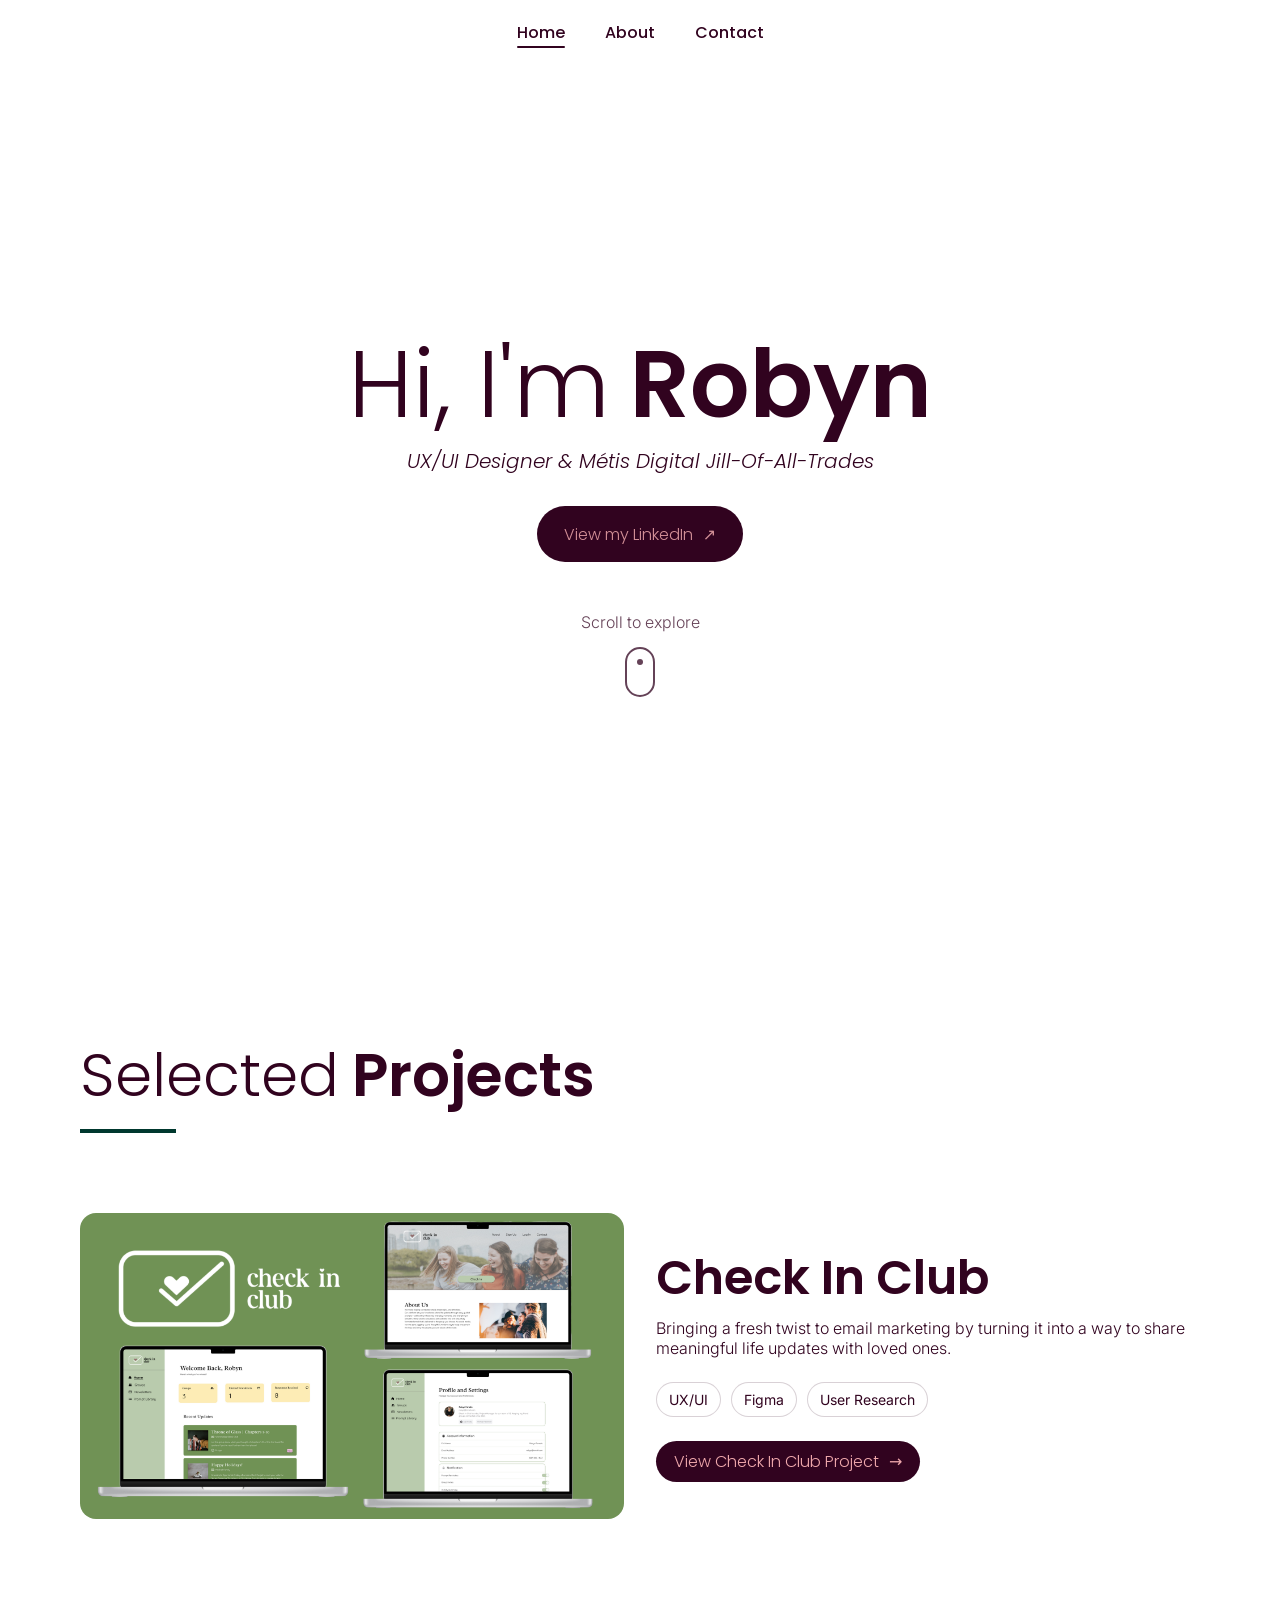
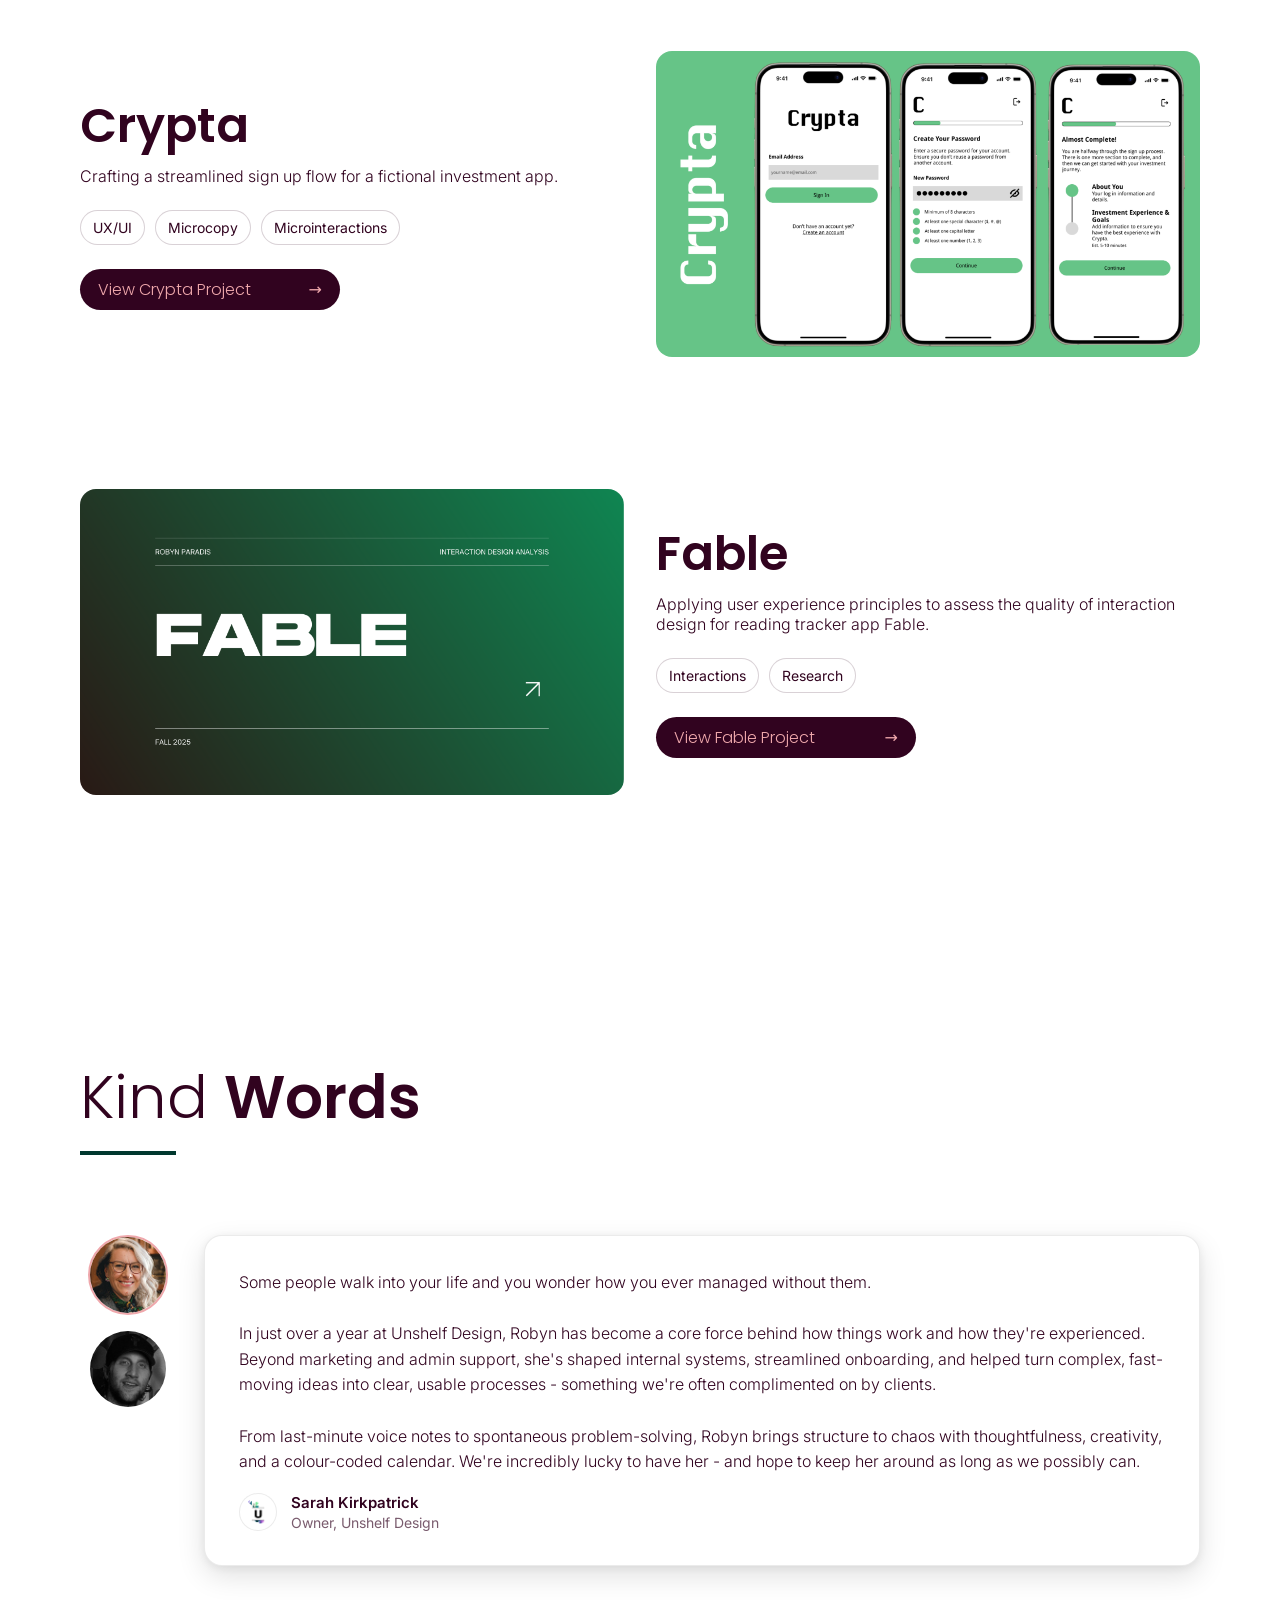
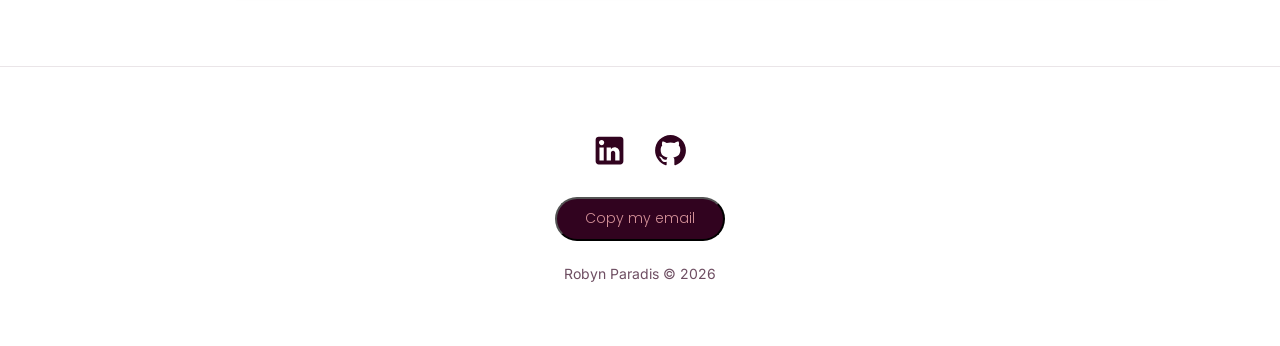
<file: index.html>
<!DOCTYPE html>
<html lang="en">
  <head>
    <!-- Google tag (gtag.js) -->
    <script
      async
      src="https://www.googletagmanager.com/gtag/js?id=G-9T0K6QMMYN"
    ></script>
    <script>
      window.dataLayer = window.dataLayer || [];
      function gtag() {
        dataLayer.push(arguments);
      }
      gtag("js", new Date());

      gtag("config", "G-9T0K6QMMYN");
    </script>
    <script src="https://t.contentsquare.net/uxa/fb823b51e6383.js"></script>
    <meta charset="UTF-8" />
    <meta name="viewport" content="width=device-width, initial-scale=1.0" />
    <title>Robyn Paradis | Home</title>
    <link rel="stylesheet" href="styles.css" />
    <link rel="preconnect" href="https://fonts.googleapis.com" />
    <link rel="preconnect" href="https://fonts.gstatic.com" crossorigin />
    <link
      href="https://fonts.googleapis.com/css2?family=Inter:ital,opsz,wght@0,14..32,100..900;1,14..32,100..900&family=Poppins:ital,wght@0,100;0,200;0,300;0,400;0,500;0,600;0,700;0,800;0,900;1,100;1,200;1,300;1,400;1,500;1,600;1,700;1,800;1,900&display=swap"
      rel="stylesheet"
    />
    <link
      rel="icon"
      href="data:image/svg+xml,<svg xmlns=%22http://www.w3.org/2000/svg%22 viewBox=%220 0 100 100%22><text y=%22.9em%22 font-size=%2290%22>👩🏻‍💻</text></svg>"
    />
    <!-- Basic SEO -->
    <meta
      name="description"
      content="The portfolio website for Robyn Paradis, a UX/UI Designer and Métis Freelancer."
    />

    <!-- Open Graph / Facebook / LinkedIn -->
    <meta property="og:title" content="Robyn Paradis" />
    <meta
      property="og:description"
      content="The portfolio website for Robyn Paradis, a UX/UI Designer and Métis Freelancer."
    />
    <meta
      property="og:image"
      content="https://robynparadis.ca/Images/social-share.png"
    />
    <meta property="og:url" content="https://robynparadis.ca/" />
    <meta property="og:type" content="website" />

    <!-- Twitter -->
    <meta name="twitter:card" content="summary_large_image" />
    <meta name="twitter:title" content="Robyn Paradis" />
    <meta
      name="twitter:description"
      content="The portfolio website for Robyn Paradis, a UX/UI Designer and Métis Freelancer."
    />
    <meta
      name="twitter:image"
      content="https://robynparadis.ca/Images/social-share.png"
    />
  </head>

  <body>
    <!-- Navigation -->
    <nav class="navbar">
      <ul class="nav-list">
        <li class="nav-item active"><a href="/" class="nav-link">Home</a></li>
        <li class="nav-item"><a href="/about" class="nav-link">About</a></li>
        <li class="nav-item">
          <a href="/contact" class="nav-link">Contact</a>
        </li>
      </ul>
    </nav>

    <!-- Hero Section -->
    <section class="hero" role="main">
      <div class="hero-content-wrapper">
        <div class="hero-content">
          <h1 class="hero-title">
            <span class="light">Hi, I'm</span>
            <span class="semibold">Robyn</span>
          </h1>
          <p class="hero-subtitle">
            <em>UX/UI Designer & Métis Digital Jill-Of-All-Trades</em>
          </p>
          <a
            href="https://www.linkedin.com/in/robyn-paradis/"
            target="_blank"
            class="hero-button"
          >
            View my LinkedIn
            <span class="arrow">↗</span>
          </a>
        </div>

        <div class="scroll-hint">
          <span class="scroll-text">Scroll to explore</span>
          <div class="mouse-icon">
            <div class="dot"></div>
          </div>
        </div>
      </div>
    </section>

    <!-- PROJECTS SECTION -->
    <section class="home-projects">
      <div class="home-projects-header">
        <h2 class="home-projects-title">
          <span class="light">Selected</span>
          <span class="semibold">Projects</span>
        </h2>
        <div class="home-projects-line"></div>
      </div>

      <!-- PROJECT 1: Image Left -->
      <div class="home-project">
        <div class="home-project-image">
          <a href="/checkinclub" aria-label="View Check In Club project">
            <img
              src="Images/WebsiteProjectCoverImages/CheckInClubCover.png"
              alt="Check In Club project image"
            />
          </a>
        </div>
        <div class="home-project-content">
          <h3 class="home-project-card-title">Check In Club</h3>
          <p class="home-project-description">
            Bringing a fresh twist to email marketing by turning it into a way
            to share meaningful life updates with loved ones.
          </p>
          <div class="home-project-skills home-project-skills--outline">
            <span class="home-skill-pill">UX/UI</span>
            <span class="home-skill-pill">Figma</span>
            <span class="home-skill-pill">User Research</span>
          </div>
          <a href="/checkinclub" class="home-project-link"
            >View Check In Club Project <span class="arrow">→</span></a
          >
        </div>
      </div>

      <!-- PROJECT 2: Content Left -->
      <div class="home-project home-project--reverse">
        <div class="home-project-content">
          <h3 class="home-project-card-title">Crypta</h3>
          <p class="home-project-description">
            Crafting a streamlined sign up flow for a fictional investment app.
          </p>
          <div class="home-project-skills home-project-skills--outline">
            <span class="home-skill-pill">UX/UI</span>
            <span class="home-skill-pill">Microcopy</span>
            <span class="home-skill-pill">Microinteractions</span>
          </div>
          <a href="/crypta" class="home-project-link"
            >View Crypta Project <span class="arrow">→</span></a
          >
        </div>
        <div class="home-project-image">
          <a href="/crypta" aria-label="View Crypta project">
            <img
              src="Images/WebsiteProjectCoverImages/CryptaCover.png"
              alt="Crypta project cover image"
            />
          </a>
        </div>
      </div>

      <!-- PROJECT 3: Image Left -->
      <div class="home-project">
        <div class="home-project-image">
          <a href="/fable" aria-label="View Fable project">
            <img
              src="Images/InteractionDesignAnalysis/FableCover.png"
              alt="Fable project cover image"
            />
          </a>
        </div>
        <div class="home-project-content">
          <h3 class="home-project-card-title">Fable</h3>
          <p class="home-project-description">
            Applying user experience principles to assess the quality of
            interaction design for reading tracker app Fable.
          </p>
          <div class="home-project-skills home-project-skills--outline">
            <span class="home-skill-pill">Interactions</span>
            <span class="home-skill-pill">Research</span>
          </div>
          <a href="/fable" class="home-project-link"
            >View Fable Project <span class="arrow">→</span></a
          >
        </div>
      </div>
    </section>

    <!-- TESTIMONIALS -->
    <section class="testimonials-wrap" id="testimonials">
      <div class="testimonials-container">
        <div class="testimonials-header">
          <h2 class="testimonials-title">
            <span class="light">Kind</span> <span class="semibold">Words</span>
          </h2>
          <div class="testimonials-line"></div>
        </div>

        <div class="testimonials-layout">
          <!-- Avatars (controls) -->
          <div
            class="testimonial-avatars"
            role="tablist"
            aria-label="Select a testimonial"
          >
            <button
              class="avatar-btn is-active"
              type="button"
              id="avatar-1"
              role="tab"
              aria-selected="true"
              aria-controls="testimonial-1"
              data-target="1"
            >
              <img
                class="avatar-img"
                src="Images/Testimonials/SarahKirkpatrick.jpg"
                alt="Portrait of Sarah Kirkpatrick"
                loading="lazy"
              />
            </button>

            <button
              class="avatar-btn"
              type="button"
              id="avatar-2"
              role="tab"
              aria-selected="false"
              aria-controls="testimonial-2"
              data-target="2"
              tabindex="-1"
            >
              <img
                class="avatar-img"
                src="Images/Testimonials/MitchGeorge.jpg"
                alt="Portrait of Mitch George"
                loading="lazy"
              />
            </button>
          </div>

          <!-- Cards -->
          <div class="testimonials-stage" aria-live="polite">
            <!-- Testimonial 1 -->
            <article
              class="testimonial-card is-active"
              id="testimonial-1"
              data-testimonial="1"
              role="tabpanel"
              aria-labelledby="avatar-1"
              aria-hidden="false"
            >
              <p class="testimonial-quote">
                Some people walk into your life and you wonder how you ever
                managed without them. <br /><br />

                In just over a year at Unshelf Design, Robyn has become a core
                force behind how things work and how they're experienced. Beyond
                marketing and admin support, she's shaped internal systems,
                streamlined onboarding, and helped turn complex, fast-moving
                ideas into clear, usable processes - something we're often
                complimented on by clients. <br /><br />

                From last-minute voice notes to spontaneous problem-solving,
                Robyn brings structure to chaos with thoughtfulness, creativity,
                and a colour-coded calendar. We're incredibly lucky to have her
                - and hope to keep her around as long as we possibly can.
              </p>

              <div class="testimonial-footer">
                <div class="testimonial-logo" aria-hidden="true">
                  <img
                    class="testimonial-logo-img"
                    src="Images/Logos/UnshelfDesignLogo.png"
                    alt=""
                    loading="lazy"
                  />
                </div>

                <div class="testimonial-meta">
                  <p class="testimonial-name">Sarah Kirkpatrick</p>
                  <p class="testimonial-role">Owner, Unshelf Design</p>
                </div>
              </div>
            </article>

            <!-- Testimonial 2 -->
            <article
              class="testimonial-card"
              id="testimonial-2"
              data-testimonial="2"
              role="tabpanel"
              aria-labelledby="avatar-2"
              aria-hidden="true"
            >
              <p class="testimonial-quote">
                Robyn is a genuine team player, responsive to feedback,
                communicative about timelines, and always a pleasure to
                collaborate with. Robyn is also an exceptional voice over talent
                who brings both technical skills and creative insight to every
                project. She consistently delivers polished reads that capture
                exactly what the script requires, often nailing it in minimal
                takes.
              </p>

              <div class="testimonial-footer">
                <div class="testimonial-meta">
                  <p class="testimonial-name">Mitch George</p>
                  <p class="testimonial-role">Instructor, SAIT</p>
                </div>
              </div>
            </article>
          </div>
        </div>
      </div>
    </section>

    <!-- Footer -->
    <footer>
      <div class="footer-icons">
        <a
          href="https://www.linkedin.com/in/robyn-paradis/"
          target="_blank"
          rel="noopener noreferrer"
          aria-label="LinkedIn profile (opens in a new tab)"
        >
          <svg
            aria-hidden="true"
            xmlns="http://www.w3.org/2000/svg"
            width="37"
            height="37"
            viewBox="0 0 77 77"
            fill="none"
          >
            <path
              d="M60.9583 9.625C62.6601 9.625 64.2922 10.301 65.4956 11.5044C66.699 12.7078 67.375 14.3399 67.375 16.0417V60.9583C67.375 62.6601 66.699 64.2922 65.4956 65.4956C64.2922 66.699 62.6601 67.375 60.9583 67.375H16.0417C14.3399 67.375 12.7078 66.699 11.5044 65.4956C10.301 64.2922 9.625 62.6601 9.625 60.9583V16.0417C9.625 14.3399 10.301 12.7078 11.5044 11.5044C12.7078 10.301 14.3399 9.625 16.0417 9.625H60.9583ZM59.3542 59.3542V42.35C59.3542 39.5761 58.2522 36.9157 56.2907 34.9543C54.3293 32.9928 51.6689 31.8908 48.895 31.8908C46.1679 31.8908 42.9917 33.5592 41.4517 36.0617V32.5004H32.5004V59.3542H41.4517V43.5371C41.4517 41.0667 43.4408 39.0454 45.9113 39.0454C47.1025 39.0454 48.245 39.5186 49.0873 40.361C49.9297 41.2033 50.4029 42.3458 50.4029 43.5371V59.3542H59.3542ZM22.0733 27.4633C23.5029 27.4633 24.8738 26.8955 25.8846 25.8846C26.8955 24.8738 27.4633 23.5029 27.4633 22.0733C27.4633 19.0896 25.0571 16.6512 22.0733 16.6512C20.6353 16.6512 19.2562 17.2225 18.2393 18.2393C17.2225 19.2562 16.6512 20.6353 16.6512 22.0733C16.6512 25.0571 19.0896 27.4633 22.0733 27.4633ZM26.5329 59.3542V32.5004H17.6458V59.3542H26.5329Z"
            /></svg
        ></a>

        <a
          href="https://github.com/robynparadis"
          target="_blank"
          rel="noopener noreferrer"
          aria-label="GitHub profile (opens in a new tab)"
        >
          <svg
            aria-hidden="true"
            xmlns="http://www.w3.org/2000/svg"
            width="37"
            height="37"
            viewBox="0 0 77 77"
            fill="none"
          >
            <path
              d="M38.5 6.41663C34.2868 6.41663 30.1148 7.24649 26.2223 8.85882C22.3297 10.4712 18.7929 12.8344 15.8137 15.8136C9.79689 21.8304 6.41669 29.9909 6.41669 38.5C6.41669 52.6808 15.6246 64.712 28.3617 68.9791C29.9659 69.2358 30.4792 68.2412 30.4792 67.375V61.9529C21.5921 63.8779 19.6992 57.6537 19.6992 57.6537C18.2234 53.932 16.1379 52.9375 16.1379 52.9375C13.2184 50.9483 16.3625 51.0125 16.3625 51.0125C19.5709 51.237 21.2713 54.317 21.2713 54.317C24.0625 59.1937 28.7788 57.75 30.6075 56.98C30.8963 54.8945 31.7304 53.4829 32.6288 52.6808C25.5063 51.8787 18.0309 49.1195 18.0309 36.8958C18.0309 33.3345 19.25 30.4791 21.3354 28.2012C21.0146 27.3991 19.8917 24.0625 21.6563 19.7312C21.6563 19.7312 24.3513 18.865 30.4792 23.0037C33.0138 22.2979 35.7729 21.945 38.5 21.945C41.2271 21.945 43.9863 22.2979 46.5209 23.0037C52.6488 18.865 55.3438 19.7312 55.3438 19.7312C57.1084 24.0625 55.9854 27.3991 55.6646 28.2012C57.75 30.4791 58.9692 33.3345 58.9692 36.8958C58.9692 49.1516 51.4617 51.8466 44.3071 52.6487C45.4621 53.6433 46.5209 55.6004 46.5209 58.5841V67.375C46.5209 68.2412 47.0342 69.2679 48.6704 68.9791C61.4075 64.68 70.5834 52.6808 70.5834 38.5C70.5834 34.2867 69.7535 30.1147 68.1412 26.2222C66.5288 22.3297 64.1656 18.7928 61.1864 15.8136C58.2072 12.8344 54.6703 10.4712 50.7778 8.85882C46.8853 7.24649 42.7133 6.41663 38.5 6.41663Z"
            /></svg
        ></a>
      </div>

      <button
        class="hero-button copy-email-btn"
        type="button"
        aria-label="Copy my email"
      >
        <span class="btn-default">Copy my email</span>

        <span class="btn-hover" aria-hidden="true">
          <span class="btn-copy-word">Copy</span>
          <span class="btn-email">robynparadis@gmail.com</span>
        </span>

        <span class="btn-measure" aria-hidden="true">
          <span class="btn-copy-word">Copy</span>
          <span class="btn-email">robynparadis@gmail.com</span>
        </span>
      </button>

      <p>Robyn Paradis &copy; <span id="currentYear"></span></p>
    </footer>

    <script src="index.js"></script>
  </body>
</html>
</file>
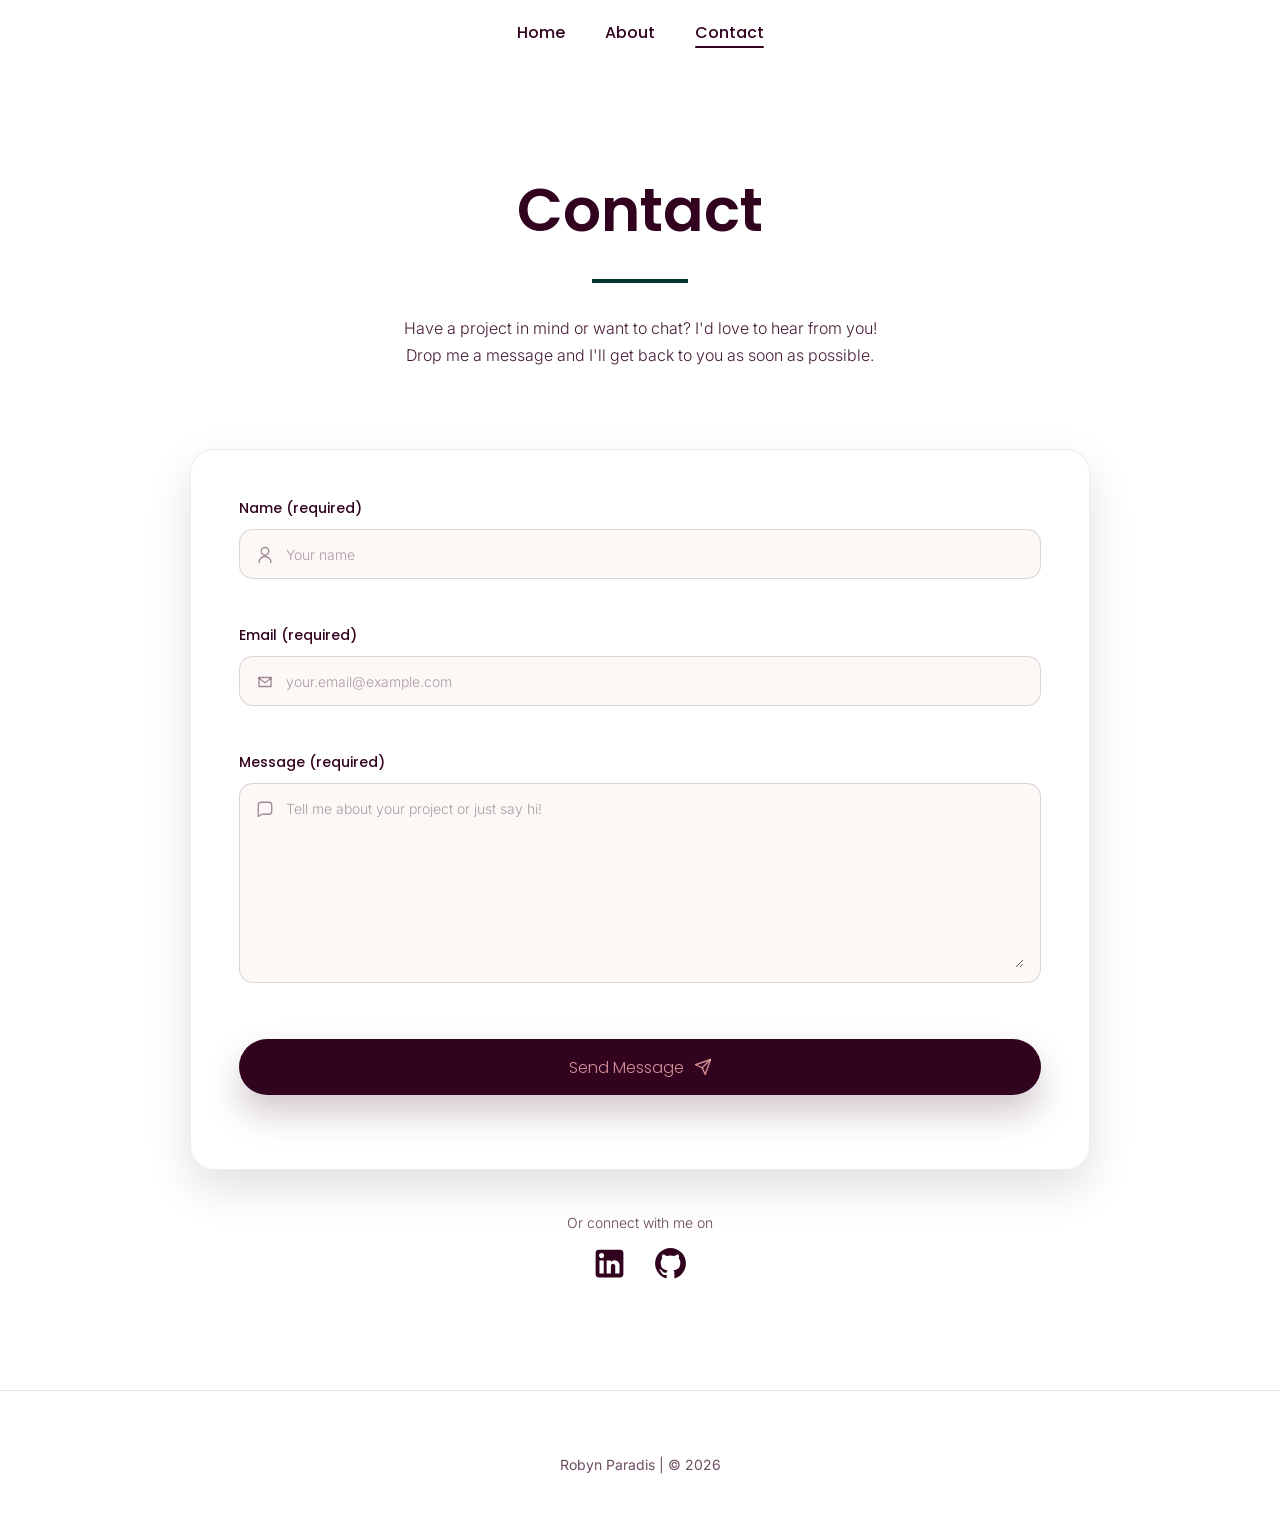
<file: contact.html>
<!DOCTYPE html>
<html lang="en">
<head>
  <!-- Google tag (gtag.js) -->
    <script async src="https://www.googletagmanager.com/gtag/js?id=G-9T0K6QMMYN"></script>
    <script>
      window.dataLayer = window.dataLayer || [];
      function gtag(){dataLayer.push(arguments);}
      gtag('js', new Date());
  
      gtag('config', 'G-9T0K6QMMYN');
    </script>
  <script src="https://t.contentsquare.net/uxa/fb823b51e6383.js"></script>
  <meta charset="UTF-8">
  <meta name="viewport" content="width=device-width, initial-scale=1.0">
  <title>Robyn Paradis | Contact</title>
  <link rel="stylesheet" href="styles.css">
  <link rel="preconnect" href="https://fonts.googleapis.com">
  <link rel="preconnect" href="https://fonts.gstatic.com" crossorigin>
  <link href="https://fonts.googleapis.com/css2?family=Inter:ital,opsz,wght@0,14..32,100..900;1,14..32,100..900&family=Poppins:ital,wght@0,100;0,200;0,300;0,400;0,500;0,600;0,700;0,800;0,900;1,100;1,200;1,300;1,400;1,500;1,600;1,700;1,800;1,900&display=swap" rel="stylesheet">
  <link rel="icon" href="data:image/svg+xml,<svg xmlns=%22http://www.w3.org/2000/svg%22 viewBox=%220 0 100 100%22><text y=%22.9em%22 font-size=%2290%22>📬</text></svg>">
    <!-- Basic SEO -->
    <meta name="description" content="The portfolio website for Robyn Paradis, a UX/UI Designer and Métis Freelancer.">

    <!-- Open Graph / Facebook / LinkedIn -->
    <meta property="og:title" content="Robyn Paradis">
    <meta property="og:description" content="The portfolio website for Robyn Paradis, a UX/UI Designer and Métis Freelancer.">
    <meta property="og:image" content="https://robynparadis.ca/Images/social-share.png">
    <meta property="og:url" content="https://robynparadis.ca/">
    <meta property="og:type" content="website">

    <!-- Twitter -->
    <meta name="twitter:card" content="summary_large_image">
    <meta name="twitter:title" content="Robyn Paradis">
    <meta name="twitter:description" content="The portfolio website for Robyn Paradis, a UX/UI Designer and Métis Freelancer.">
    <meta name="twitter:image" content="https://robynparadis.ca/Images/social-share.png">
</head>

<body>
  <!-- Navigation -->
  <nav class="navbar">
    <ul class="nav-list">
      <li class="nav-item"><a href="/" class="nav-link">Home</a></li>
      <li class="nav-item"><a href="/about" class="nav-link">About</a></li>
      <li class="nav-item active"><a href="/contact" class="nav-link">Contact</a></li>
    </ul>
  </nav>  
  
  <main class="contact">
      <!-- HEADER -->
      <section class="contact-hero">
        <div class="contact-hero-container">
          <h1 class="contact-title">Contact</h1>
          <div class="contact-line"></div>
  
          <p class="contact-intro">
            Have a project in mind or want to chat? I'd love to hear from you!<br>
            Drop me a message and I'll get back to you as soon as possible.
          </p>
        </div>
      </section>
  
      <!-- FORM CARD -->
      <section class="contact-form-section">
        <div class="contact-form-container">
  
          <div class="contact-card">
            <form
              id="contactForm"
              class="contact-form"
              method="POST" novalidate
              action="https://formspree.io/f/xvzpodee"
            >
              <!-- NAME -->
              <div class="field">
                <label class="field-label" for="name">Name (required)</label>
                <div class="input-wrap">
                  <span class="input-icon" aria-hidden="true">
                    <!-- user icon -->
                    <svg width="18" height="18" viewBox="0 0 24 24" fill="none">
                      <path d="M12 12c2.761 0 5-2.239 5-5S14.761 2 12 2 7 4.239 7 7s2.239 5 5 5Z" stroke="currentColor" stroke-width="1.8"/>
                      <path d="M20 22c0-4.418-3.582-8-8-8s-8 3.582-8 8" stroke="currentColor" stroke-width="1.8" stroke-linecap="round"/>
                    </svg>
                  </span>
                  <input
                    id="name"
                    name="name"
                    type="text"
                    class="text-input"
                    placeholder="Your name"
                    required
                    autocomplete="given-name"
                  />
                </div>
                <p class="field-error" data-error-for="name"></p>
              </div>
  
              <!-- EMAIL -->
              <div class="field">
                <label class="field-label" for="email">Email (required)</label>
                <div class="input-wrap">
                  <span class="input-icon" aria-hidden="true">
                    <!-- mail icon -->
                    <svg width="18" height="18" viewBox="0 0 24 24" fill="none">
                      <path d="M4 6h16v12H4V6Z" stroke="currentColor" stroke-width="1.8" />
                      <path d="m4 7 8 6 8-6" stroke="currentColor" stroke-width="1.8" stroke-linecap="round" stroke-linejoin="round"/>
                    </svg>
                  </span>
                  <input
                    id="email"
                    name="email"
                    type="email"
                    class="text-input"
                    placeholder="your.email@example.com"
                    required
                    autocomplete="email"
                  />
                </div>
                <p class="field-error" data-error-for="email"></p>
              </div>
  
              <!-- MESSAGE -->
              <div class="field">
                <label class="field-label" for="message">Message (required)</label>
                <div class="input-wrap textarea-wrap">
                  <span class="input-icon" aria-hidden="true">
                    <!-- chat icon -->
                    <svg width="18" height="18" viewBox="0 0 24 24" fill="none">
                      <path d="M21 15a4 4 0 0 1-4 4H8l-5 3V7a4 4 0 0 1 4-4h10a4 4 0 0 1 4 4v8Z" stroke="currentColor" stroke-width="1.8" stroke-linejoin="round"/>
                    </svg>
                  </span>
  
                  <textarea
                    id="message"
                    name="message"
                    class="text-input text-area"
                    placeholder="Tell me about your project or just say hi!"
                    rows="7"
                    required
                  ></textarea>
                </div>
                <p class="field-error" data-error-for="message"></p>
              </div>
  
              <!-- SUBMIT -->
              <button type="submit" class="contact-submit" id="submitBtn">
                <span class="submit-text">Send Message</span>
                <span class="submit-icon" aria-hidden="true">
                  <!-- paper plane -->
                  <svg width="18" height="18" viewBox="0 0 24 24" fill="none">
                    <path d="M22 2 11 13" stroke="currentColor" stroke-width="1.8" stroke-linecap="round"/>
                    <path d="M22 2 15 22l-4-9-9-4 20-7Z" stroke="currentColor" stroke-width="1.8" stroke-linejoin="round"/>
                  </svg>
                </span>
              </button>
  
              <p class="form-status" id="formStatus" aria-live="polite"></p>
            </form>
          </div>
  
          <!-- SOCIAL -->
          <div class="contact-social">
            <p class="contact-social-text">Or connect with me on</p>

            <div class="footer-icons contact-icons">
              <a 
              href="https://www.linkedin.com/in/robyn-paradis/" 
              target="_blank" 
              rel="noopener noreferrer" 
              aria-label="LinkedIn profile (opens in a new tab)">
              <svg width="37" height="37" viewBox="0 0 77 77" fill="none" xmlns="http://www.w3.org/2000/svg">
                <path d="M60.9583 9.625C62.6601 9.625 64.2922 10.301 65.4956 11.5044C66.699 12.7078 67.375 14.3399 67.375 16.0417V60.9583C67.375 62.6601 66.699 64.2922 65.4956 65.4956C64.2922 66.699 62.6601 67.375 60.9583 67.375H16.0417C14.3399 67.375 12.7078 66.699 11.5044 65.4956C10.301 64.2922 9.625 62.6601 9.625 60.9583V16.0417C9.625 14.3399 10.301 12.7078 11.5044 11.5044C12.7078 10.301 14.3399 9.625 16.0417 9.625H60.9583ZM59.3542 59.3542V42.35C59.3542 39.5761 58.2522 36.9157 56.2907 34.9543C54.3293 32.9928 51.6689 31.8908 48.895 31.8908C46.1679 31.8908 42.9917 33.5592 41.4517 36.0617V32.5004H32.5004V59.3542H41.4517V43.5371C41.4517 41.0667 43.4408 39.0454 45.9113 39.0454C47.1025 39.0454 48.245 39.5186 49.0873 40.361C49.9297 41.2033 50.4029 42.3458 50.4029 43.5371V59.3542H59.3542ZM22.0733 27.4633C23.5029 27.4633 24.8738 26.8955 25.8846 25.8846C26.8955 24.8738 27.4633 23.5029 27.4633 22.0733C27.4633 19.0896 25.0571 16.6512 22.0733 16.6512C20.6353 16.6512 19.2562 17.2225 18.2393 18.2393C17.2225 19.2562 16.6512 20.6353 16.6512 22.0733C16.6512 25.0571 19.0896 27.4633 22.0733 27.4633ZM26.5329 59.3542V32.5004H17.6458V59.3542H26.5329Z"/>
              </svg>
              </a>

              <a 
                href="https://github.com/robynparadis" 
                target="_blank" 
                rel="noopener noreferrer" 
                aria-label="GitHub profile (opens in a new tab)">
                <svg width="37" height="37" viewBox="0 0 77 77" fill="none" xmlns="http://www.w3.org/2000/svg">
                  <path d="M38.5 6.41663C34.2868 6.41663 30.1148 7.24649 26.2223 8.85882C22.3297 10.4712 18.7929 12.8344 15.8137 15.8136C9.79689 21.8304 6.41669 29.9909 6.41669 38.5C6.41669 52.6808 15.6246 64.712 28.3617 68.9791C29.9659 69.2358 30.4792 68.2412 30.4792 67.375V61.9529C21.5921 63.8779 19.6992 57.6537 19.6992 57.6537C18.2234 53.932 16.1379 52.9375 16.1379 52.9375C13.2184 50.9483 16.3625 51.0125 16.3625 51.0125C19.5709 51.237 21.2713 54.317 21.2713 54.317C24.0625 59.1937 28.7788 57.75 30.6075 56.98C30.8963 54.8945 31.7304 53.4829 32.6288 52.6808C25.5063 51.8787 18.0309 49.1195 18.0309 36.8958C18.0309 33.3345 19.25 30.4791 21.3354 28.2012C21.0146 27.3991 19.8917 24.0625 21.6563 19.7312C21.6563 19.7312 24.3513 18.865 30.4792 23.0037C33.0138 22.2979 35.7729 21.945 38.5 21.945C41.2271 21.945 43.9863 22.2979 46.5209 23.0037C52.6488 18.865 55.3438 19.7312 55.3438 19.7312C57.1084 24.0625 55.9854 27.3991 55.6646 28.2012C57.75 30.4791 58.9692 33.3345 58.9692 36.8958C58.9692 49.1516 51.4617 51.8466 44.3071 52.6487C45.4621 53.6433 46.5209 55.6004 46.5209 58.5841V67.375C46.5209 68.2412 47.0342 69.2679 48.6704 68.9791C61.4075 64.68 70.5834 52.6808 70.5834 38.5C70.5834 34.2867 69.7535 30.1147 68.1412 26.2222C66.5288 22.3297 64.1656 18.7928 61.1864 15.8136C58.2072 12.8344 54.6703 10.4712 50.7778 8.85882C46.8853 7.24649 42.7133 6.41663 38.5 6.41663Z"/>
                </svg>
              </a>
            </div>
          </div>
  
        </div>
      </section>
    </main>

  <!-- Footer -->
  <footer>
    <p>Robyn Paradis | &copy; <span id="currentYear"></span></p>
  </footer>

  <script src="index.js"></script>
</body>
</html>
</file>
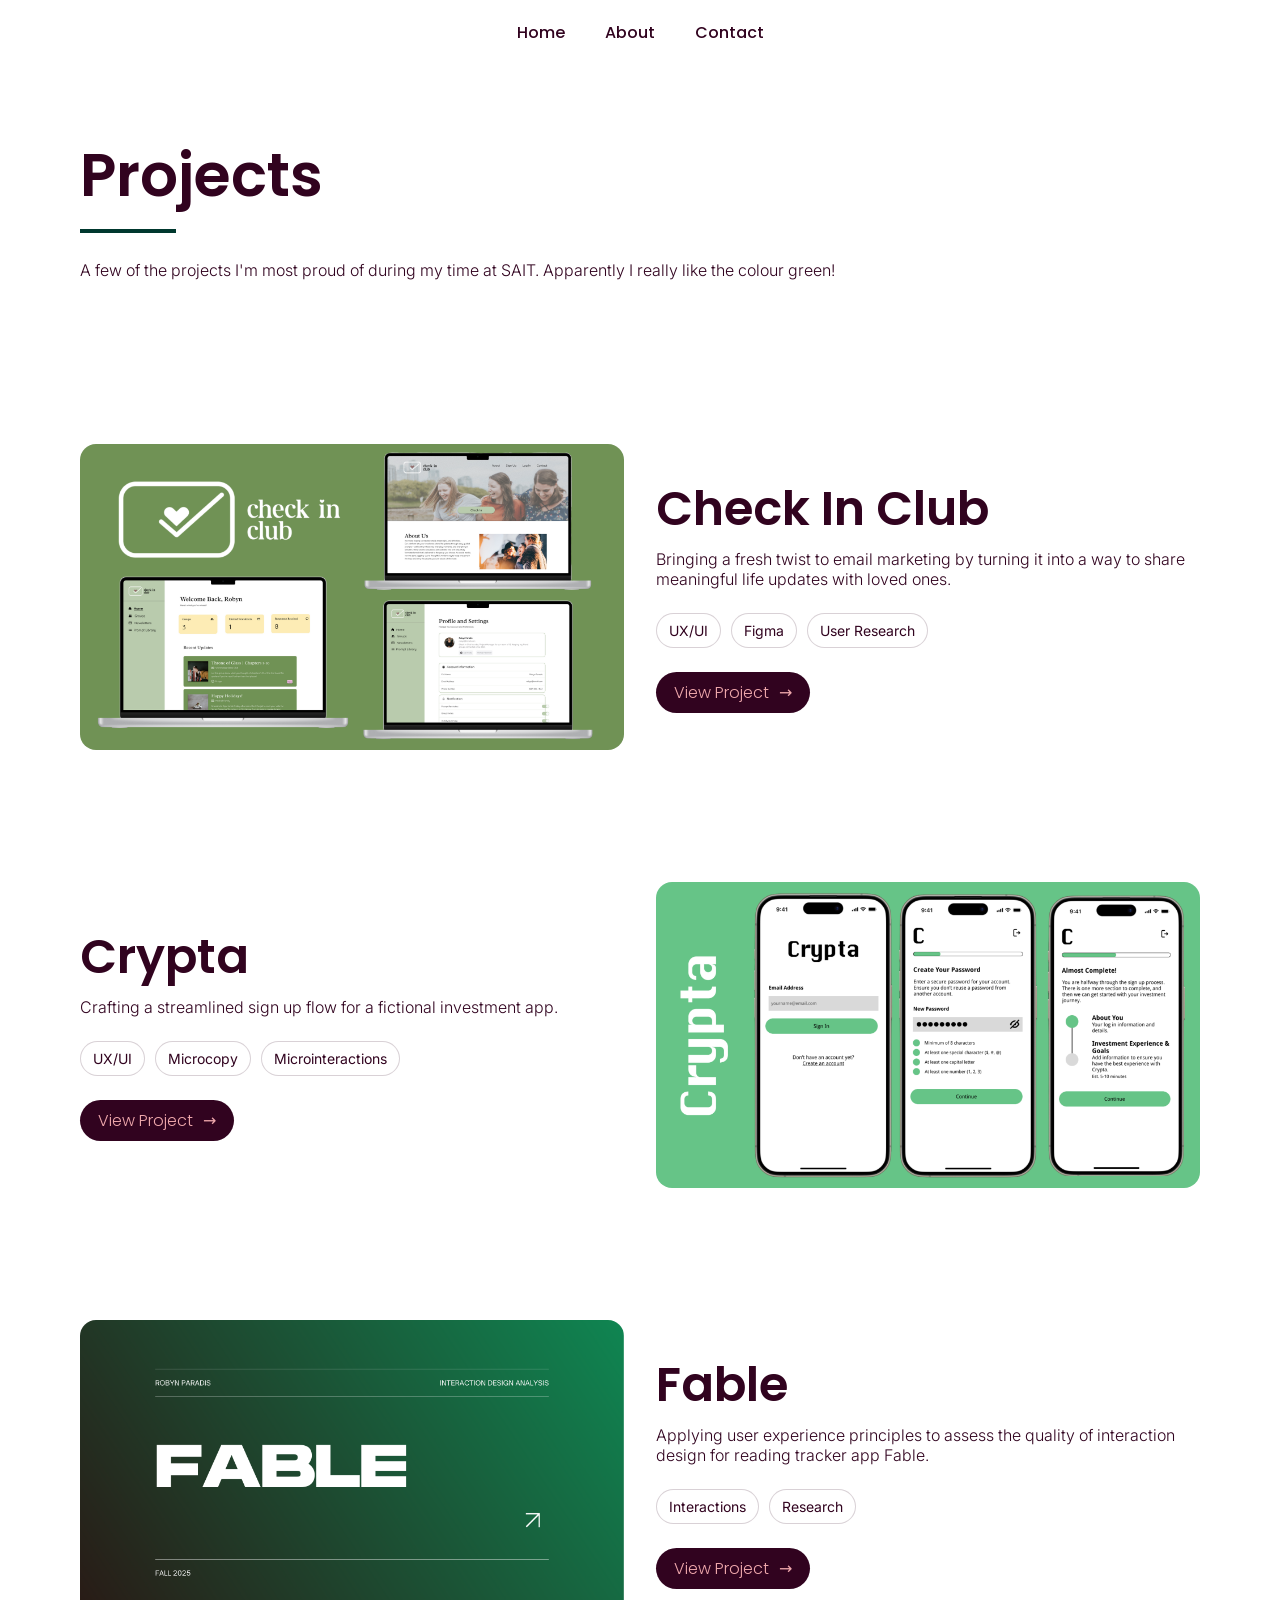
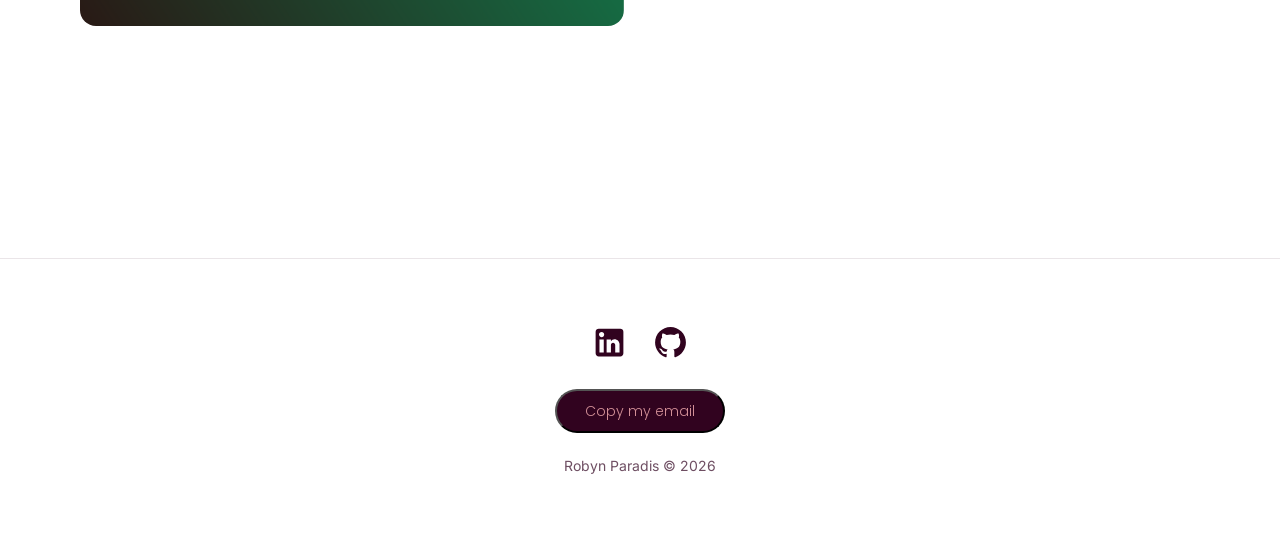
<file: projects.html>
<!DOCTYPE html>
<html lang="en">
<head>
  <!-- Google tag (gtag.js) -->
    <script async src="https://www.googletagmanager.com/gtag/js?id=G-9T0K6QMMYN"></script>
    <script>
      window.dataLayer = window.dataLayer || [];
      function gtag(){dataLayer.push(arguments);}
      gtag('js', new Date());

      gtag('config', 'G-9T0K6QMMYN');
    </script>
  <script src="https://t.contentsquare.net/uxa/fb823b51e6383.js"></script>
  <meta charset="UTF-8">
  <meta name="viewport" content="width=device-width, initial-scale=1.0">
  <title>Robyn Paradis | Projects</title>
  <link rel="stylesheet" href="styles.css">
  <link rel="preconnect" href="https://fonts.googleapis.com">
  <link rel="preconnect" href="https://fonts.gstatic.com" crossorigin>
  <link href="https://fonts.googleapis.com/css2?family=Inter:ital,opsz,wght@0,14..32,100..900;1,14..32,100..900&family=Poppins:ital,wght@0,100;0,200;0,300;0,400;0,500;0,600;0,700;0,800;0,900;1,100;1,200;1,300;1,400;1,500;1,600;1,700;1,800;1,900&display=swap" rel="stylesheet">
  <link rel="icon" href="data:image/svg+xml,<svg xmlns=%22http://www.w3.org/2000/svg%22 viewBox=%220 0 100 100%22><text y=%22.9em%22 font-size=%2290%22>📝</text></svg>">
    <!-- Basic SEO -->
    <meta name="description" content="The portfolio website for Robyn Paradis, a UX/UI Designer and Métis Freelancer.">

    <!-- Open Graph / Facebook / LinkedIn -->
    <meta property="og:title" content="Robyn Paradis">
    <meta property="og:description" content="The portfolio website for Robyn Paradis, a UX/UI Designer and Métis Freelancer.">
    <meta property="og:image" content="https://robynparadis.ca/Images/social-share.png">
    <meta property="og:url" content="https://robynparadis.ca/">
    <meta property="og:type" content="website">

    <!-- Twitter -->
    <meta name="twitter:card" content="summary_large_image">
    <meta name="twitter:title" content="Robyn Paradis">
    <meta name="twitter:description" content="The portfolio website for Robyn Paradis, a UX/UI Designer and Métis Freelancer.">
    <meta name="twitter:image" content="https://robynparadis.ca/Images/social-share.png">
</head>

<body>
  <!-- Navigation -->
  <nav class="navbar">
    <ul class="nav-list">
      <li class="nav-item"><a href="/" class="nav-link">Home</a></li>
      <li class="nav-item"><a href="/about" class="nav-link">About</a></li>
      <li class="nav-item"><a href="/contact" class="nav-link">Contact</a></li>
    </ul>
  </nav>  

 <!-- PROJECTS SECTION -->
 <section class="projects-page">
    <div class="projects-page-header">
      <h2 class="projects-page-title"><span class="semibold">Projects</span></h2>
      <div class="projects-page-line"></div>
      <p class="projects-page-hero-text">
        A few of the projects I'm most proud of during my time at SAIT. Apparently I really like the colour green!</p>
    </div>
  
    <!-- PROJECT 1: Image Left -->
    <div class="projects-page-project">
      <div class="projects-page-project-image">
        <a href="/checkinclub" aria-label="View Check In Club project">
          <img src="Images/WebsiteProjectCoverImages/CheckInClubCover.png" alt="Check In Club project cover image"/>
        </a>
      </div>
      <div class="projects-page-project-content">
        <h3 class="projects-page-project-title">Check In Club</h3>
        <p class="projects-page-project-description">Bringing a fresh twist to email marketing by turning it into a way to share meaningful life updates with loved ones.</p>
        <div class="projects-page-project-skills projects-page-project-skills--outline">
          <span class="projects-page-skill-pill">UX/UI</span>
          <span class="projects-page-skill-pill">Figma</span>
          <span class="projects-page-skill-pill">User Research</span>
        </div>
        <a href="/checkinclub" class="projects-page-project-link">View Project <span class="arrow">→</span></a>
      </div>
    </div>
  
    <!-- PROJECT 2: Content Left -->
    <div class="projects-page-project projects-page-project--reverse">
      <div class="projects-page-project-content">
        <h3 class="projects-page-project-title">Crypta</h3>
        <p class="projects-page-project-description">Crafting a streamlined sign up flow for a fictional investment app.</p>
        <div class="projects-page-project-skills projects-page-project-skills--outline">
          <span class="projects-page-skill-pill">UX/UI</span>
          <span class="projects-page-skill-pill">Microcopy</span>
          <span class="projects-page-skill-pill">Microinteractions</span>
        </div>
        <a href="/crypta" class="projects-page-project-link">View Project <span class="arrow">→</span></a>
      </div>
      <div class="projects-page-project-image">
        <a href="/crypta" aria-label="View Crypta project">
          <img src="Images/WebsiteProjectCoverImages/CryptaCover.png" alt="Crypta project cover image" />
        </a>
      </div>
    </div>
  
    <!-- PROJECT 3: Image Left -->
    <div class="projects-page-project">
      <div class="projects-page-project-image">
        <a href="/fable" aria-label="View Fable project">
          <img src="Images/InteractionDesignAnalysis/FableCover.png" alt="Fable project cover image" />
        </a>
      </div>
      <div class="projects-page-project-content">
        <h3 class="projects-page-project-title">Fable</h3>
        <p class="projects-page-project-description">Applying user experience principles to assess the quality of interaction design for reading tracker app Fable.</p>
        <div class="projects-page-project-skills projects-page-project-skills--outline">
          <span class="projects-page-skill-pill">Interactions</span>
          <span class="projects-page-skill-pill">Research</span>
        </div>
        <a href="/fable" class="projects-page-project-link">View Project <span class="arrow">→</span></a>
      </div>
    </div>
  </section>

  <!-- Footer -->
  <footer>
    <div class="footer-icons">
      <a 
        href="https://www.linkedin.com/in/robyn-paradis/" 
        target="_blank"
        rel="noopener noreferrer"
        aria-label="LinkedIn profile (opens in a new tab)"
      >
      <svg aria-hidden="true" xmlns="http://www.w3.org/2000/svg" width="37" height="37" viewBox="0 0 77 77" fill="none">
        <path d="M60.9583 9.625C62.6601 9.625 64.2922 10.301 65.4956 11.5044C66.699 12.7078 67.375 14.3399 67.375 16.0417V60.9583C67.375 62.6601 66.699 64.2922 65.4956 65.4956C64.2922 66.699 62.6601 67.375 60.9583 67.375H16.0417C14.3399 67.375 12.7078 66.699 11.5044 65.4956C10.301 64.2922 9.625 62.6601 9.625 60.9583V16.0417C9.625 14.3399 10.301 12.7078 11.5044 11.5044C12.7078 10.301 14.3399 9.625 16.0417 9.625H60.9583ZM59.3542 59.3542V42.35C59.3542 39.5761 58.2522 36.9157 56.2907 34.9543C54.3293 32.9928 51.6689 31.8908 48.895 31.8908C46.1679 31.8908 42.9917 33.5592 41.4517 36.0617V32.5004H32.5004V59.3542H41.4517V43.5371C41.4517 41.0667 43.4408 39.0454 45.9113 39.0454C47.1025 39.0454 48.245 39.5186 49.0873 40.361C49.9297 41.2033 50.4029 42.3458 50.4029 43.5371V59.3542H59.3542ZM22.0733 27.4633C23.5029 27.4633 24.8738 26.8955 25.8846 25.8846C26.8955 24.8738 27.4633 23.5029 27.4633 22.0733C27.4633 19.0896 25.0571 16.6512 22.0733 16.6512C20.6353 16.6512 19.2562 17.2225 18.2393 18.2393C17.2225 19.2562 16.6512 20.6353 16.6512 22.0733C16.6512 25.0571 19.0896 27.4633 22.0733 27.4633ZM26.5329 59.3542V32.5004H17.6458V59.3542H26.5329Z"/>
      </svg></a>
      
      <a 
        href="https://github.com/robynparadis" 
        target="_blank"
        rel="noopener noreferrer"
        aria-label="GitHub profile (opens in a new tab)"
      >
      <svg aria-hidden="true" xmlns="http://www.w3.org/2000/svg" width="37" height="37" viewBox="0 0 77 77" fill="none">
          <path d="M38.5 6.41663C34.2868 6.41663 30.1148 7.24649 26.2223 8.85882C22.3297 10.4712 18.7929 12.8344 15.8137 15.8136C9.79689 21.8304 6.41669 29.9909 6.41669 38.5C6.41669 52.6808 15.6246 64.712 28.3617 68.9791C29.9659 69.2358 30.4792 68.2412 30.4792 67.375V61.9529C21.5921 63.8779 19.6992 57.6537 19.6992 57.6537C18.2234 53.932 16.1379 52.9375 16.1379 52.9375C13.2184 50.9483 16.3625 51.0125 16.3625 51.0125C19.5709 51.237 21.2713 54.317 21.2713 54.317C24.0625 59.1937 28.7788 57.75 30.6075 56.98C30.8963 54.8945 31.7304 53.4829 32.6288 52.6808C25.5063 51.8787 18.0309 49.1195 18.0309 36.8958C18.0309 33.3345 19.25 30.4791 21.3354 28.2012C21.0146 27.3991 19.8917 24.0625 21.6563 19.7312C21.6563 19.7312 24.3513 18.865 30.4792 23.0037C33.0138 22.2979 35.7729 21.945 38.5 21.945C41.2271 21.945 43.9863 22.2979 46.5209 23.0037C52.6488 18.865 55.3438 19.7312 55.3438 19.7312C57.1084 24.0625 55.9854 27.3991 55.6646 28.2012C57.75 30.4791 58.9692 33.3345 58.9692 36.8958C58.9692 49.1516 51.4617 51.8466 44.3071 52.6487C45.4621 53.6433 46.5209 55.6004 46.5209 58.5841V67.375C46.5209 68.2412 47.0342 69.2679 48.6704 68.9791C61.4075 64.68 70.5834 52.6808 70.5834 38.5C70.5834 34.2867 69.7535 30.1147 68.1412 26.2222C66.5288 22.3297 64.1656 18.7928 61.1864 15.8136C58.2072 12.8344 54.6703 10.4712 50.7778 8.85882C46.8853 7.24649 42.7133 6.41663 38.5 6.41663Z"/>
      </svg></a>
    </div>

    <button class="hero-button copy-email-btn" type="button" aria-label="Copy my email">
      <span class="btn-default">Copy my email</span>
    
      <span class="btn-hover" aria-hidden="true">
        <span class="btn-copy-word">Copy</span>
        <span class="btn-email">robynparadis@gmail.com</span>
      </span>

      <span class="btn-measure" aria-hidden="true">
        <span class="btn-copy-word">Copy</span>
        <span class="btn-email">robynparadis@gmail.com</span>
      </span>
    </button>
     
    <p>Robyn Paradis &copy; <span id="currentYear"></span></p>
</footer>

  <script src="index.js"></script>
</body>
</html>
</file>
<file: styles.css>
/* ================================
  BASE CSS
================================ */
* {
  box-sizing: border-box;
  margin: 0;
  padding: 0;
}

:root {
  --brand-plum: #31031f;
  --brand-teal: #00382e;
  --brand-pink: #efa8ac;
}

body {
  font-family: "Inter", sans-serif;
  color: var(--brand-plum);
}

p a {
  color: inherit;
  text-decoration: underline;
}

/* ================================
  NAVIGATION BAR
================================ */
.navbar {
  position: sticky;
  top: 0;
  width: 100%;
  padding: 20px 0;
  z-index: 1000;
  background-color: rgba(255, 255, 255, 0);
  transition: background-color 0.3s ease;
  display: flex;
  justify-content: center;
}

.navbar.scrolled {
  background-color: rgba(255, 255, 255, 0.95);
}

.nav-list {
  display: flex;
  gap: 40px;
  list-style: none;
  margin: 0;
  padding: 0;
}

.nav-link {
  font-family: "Poppins", system-ui, sans-serif;
  font-size: 16px;
  font-weight: 500;
  color: var(--brand-plum);
  text-decoration: none;
  position: relative;
  transition: opacity 0.2s ease;
}

.nav-link:hover {
  opacity: 1;
}

.nav-item.active .nav-link {
  opacity: 1;
}

.nav-item.active .nav-link::after {
  content: "";
  position: absolute;
  bottom: -4px; /* space between text and underline */
  left: 0;
  width: 100%;
  height: 2px;
  background-color: var(--brand-plum);
  border-radius: 1px;
}

/* ================================
  HOME PAGE
================================ */

/* HERO SECTION ----------------------- */
.hero {
  position: relative;
  height: 100vh;
  display: flex;
  flex-direction: column;
  justify-content: center;
  align-items: center;
  text-align: center;
  transition: opacity 0.2s ease-out;
}

.hero-content {
  max-width: 700px;
}

.hero-title {
  font-size: 94px;
  font-family: "Poppins", system-ui, sans-serif;
  line-height: 1.1;
}

.hero-title .light {
  font-weight: 300;
}

.hero-title .semibold {
  font-weight: 600;
}

.hero-subtitle {
  font-family: "Poppins", system-ui, sans-serif;
  font-size: 20px;
  font-weight: 300;
  margin-top: 10px;
  color: var(--brand-plum);
}

.hero-description {
  font-size: 18px;
  font-weight: 300;
  margin: 30px 0;
  color: var(--brand-plum);
  max-width: 700px;
  margin-left: auto;
  margin-right: auto;
}

abbr {
  cursor: help;
  text-decoration: underline dotted;
  text-underline-offset: 0.25em;
}

.hero-content .hero-button {
  margin-top: 30px;
}

/* HERO BUTTON ----------------------- */
.hero-button {
  display: inline-flex;
  align-items: center;
  justify-content: center;
  gap: 10px;
  width: 205.75px;
  height: 56px;
  background-color: var(--brand-plum);
  color: rgba(239, 168, 172, 0.85);
  font-size: 16px;
  font-weight: 300;
  font-family: "Poppins", system-ui, sans-serif;
  border-radius: 28px;
  text-decoration: none;
  transition: all 0.3s;
  cursor: pointer;
}

.hero-button .arrow {
  display: inline-block;
  transition: transform 0.3s;
}

.hero-button:hover .arrow {
  transform: translateX(5px);
}

/* SCROLL HINT ----------------------- */
.scroll-hint {
  margin-top: 50px;
  display: flex;
  flex-direction: column;
  align-items: center;
  gap: 15px;
}

.scroll-text {
  color: rgba(49, 3, 31, 0.75);
  font-size: 16px;
  font-weight: 300;
}

.mouse-icon {
  width: 30px;
  height: 50px;
  border: 2px solid rgba(49, 3, 31, 0.75);
  border-radius: 25px;

  display: flex;
  justify-content: center;
  align-items: flex-start;
  padding-top: 10px;
}

.mouse-icon .dot {
  width: 6px;
  height: 6px;
  background-color: rgba(49, 3, 31, 0.75);
  border-radius: 50%;
  animation: bounce 1.2s infinite;
}

@keyframes bounce {
  0%,
  100% {
    transform: translateY(0);
  }
  50% {
    transform: translateY(8px);
  }
}

@media screen and (max-width: 1024px) {
  .hero-content {
    padding-left: 40px;
    padding-right: 40px;
  }
}

@media (max-width: 768px) {
  .hero-title {
    font-size: 64px;
  }
  .hero-description {
    font-size: 16px;
  }
  .nav-list {
    gap: 20px;
  }

  .hero {
    height: auto;
    min-height: calc(100svh - 60px);
  }

  .hero-content-wrapper {
    width: 100%;
    display: flex;
    flex-direction: column;
    align-items: center;
    gap: 50px;
  }

  .scroll-hint {
    margin-top: 0;
  }
}

.hero-content {
  padding-left: 24px;
  padding-right: 24px;
}

.hero-subtitle,
.hero-description {
  max-width: 100%;
  box-sizing: border-box;
}

/* PROJECTS SECTION ----------------------- */
.home-projects {
  padding: 80px 80px 100px;
  display: flex;
  flex-direction: column;
  align-items: center;
  max-width: 1400px;
  margin: 0 auto;
  text-align: center;
}

.home-projects-header {
  margin-bottom: 80px;
  width: 100%;
  max-width: 1200px;
  align-self: center;
  text-align: left;
}

.home-projects-title {
  font-family: "Poppins", system-ui, sans-serif;
  font-size: 60px;
  color: var(--brand-plum);
  line-height: 1;
}

.home-projects-title .light {
  font-weight: 300;
}

.home-projects-title .semibold {
  font-weight: 600;
}

.home-projects-line {
  width: 96px;
  height: 4px;
  background-color: var(--brand-teal);
  margin: 24px 0 0;
}

/* INDIVIDUAL PROJECTS ----------------------- */
.home-project {
  display: flex;
  gap: 32px;
  align-items: center;
  margin-bottom: 128px;
  width: 100%;
  max-width: 1200px;
  position: relative;
}

.home-project.home-project--reverse {
  display: flex;
  flex-direction: row-reverse;
}

.home-project.home-project--reverse .home-project-image {
  order: 1;
}

.home-project.home-project--reverse .home-project-content {
  order: 2;
}

.home-project.home-project--reverse .home-project-image,
.home-project.home-project--reverse .home-project-content {
  flex: 1 1 50%;
}

.home-project-image {
  flex: 1 1 50%;
  display: flex;
  justify-content: center;
  align-items: center;
  max-height: 360px;
}

.home-project-image img {
  width: 100%;
  max-width: 560px;
  height: auto;
  border-radius: 16px;
  object-fit: contain;
  transition: transform 0.3s ease, filter 0.3s ease;
}

.home-project:hover .home-project-image img {
  filter: brightness(0.9);
}

.home-project-image img:hover {
  transform: scale(1.02);
}

/* PROJECT CONTENT ----------------------- */
.home-project-content {
  flex: 1 1 50%;
  display: flex;
  flex-direction: column;
  align-items: flex-start;
  justify-content: center;
  text-align: left;
}

.project-card-title,
.home-project-card-title {
  font-family: "Poppins", system-ui, sans-serif;
  font-weight: 600;
  font-size: 48px;
  color: var(--brand-plum);
  line-height: 1;
}

.project-description,
.home-project-description {
  font-family: "Inter", sans-serif;
  font-weight: 300;
  font-size: 16px;
  margin-bottom: 24px;
  margin-top: 16px;
  color: var(--brand-plum);
}

.project-skills,
.home-project-skills {
  display: flex;
  gap: 12px;
  margin-bottom: 24px;
}

.project-skills--outline,
.home-project-skills--outline {
  gap: 10px;
  flex-wrap: wrap;
}

.skill-pill,
.home-skill-pill {
  display: inline-flex;
  justify-content: center;
  align-items: center;
  padding: 0 16px;
  height: 36px;
  background-color: var(--brand-plum);
  color: var(--brand-pink);
  border-radius: 28px;
  font-family: "Inter", sans-serif;
  font-size: 14px;
  font-weight: 300;
  white-space: nowrap;
}

.project-skills--outline .skill-pill,
.home-project-skills--outline .home-skill-pill {
  border: 1px solid rgba(49, 3, 31, 0.18);
  border-radius: 999px;
  padding: 8px 12px;
  height: auto;
  font-weight: 400;
  color: var(--brand-plum);
  background: #fff;
}

/* VIEW PROJECT LINK ----------------------- */
.project-link,
.home-project-link {
  display: inline-flex;
  align-items: center;
  justify-content: space-between;
  gap: 10px;
  padding: 8px 18px;
  min-width: 260px;
  border-radius: 999px;
  background-color: var(--brand-plum);
  color: var(--brand-pink);
  font-family: "Poppins", system-ui, sans-serif;
  font-weight: 300;
  font-size: 16px;
  text-decoration: none;
  position: relative;
  transition: background-color 0.3s ease, color 0.3s ease;
}

.project-link .arrow,
.home-project-link .arrow {
  transition: transform 0.3s ease;
}

.project-link:hover .arrow,
.home-project-link:hover .arrow {
  transform: translateX(5px);
  animation: bounce-horizontal 0.3s;
}

@keyframes bounce-horizontal {
  0%,
  100% {
    transform: translateX(5px);
  }
  50% {
    transform: translateX(8px);
  }
}

@media screen and (max-width: 1024px) {
  .home-projects {
    padding: 80px 24px 80px;
  }

  .home-projects-header {
    max-width: 90%;
    align-self: center;
    text-align: left;
  }

  .home-project {
    gap: 24px;
    max-width: 90%;
  }

  .home-project-image img {
    max-width: 480px;
  }
}

@media screen and (max-width: 767px) {
  .home-project,
  .home-project.home-project--reverse {
    flex-direction: column;
    align-items: flex-start;
    gap: 24px;
    margin-bottom: 64px;
    max-width: 100%;
  }

  .home-project-image,
  .home-project.home-project--reverse .home-project-image {
    width: 100%;
    justify-content: flex-start;
  }

  .home-project-content,
  .home-project.home-project--reverse .home-project-content {
    width: 100%;
    align-items: center;
    justify-content: flex-start;
    text-align: center;
  }

  .home-project-image img {
    width: 100%;
    height: auto;
    max-width: 100%;
    object-fit: contain;
  }

  .home-project-card-title {
    font-size: 36px;
    margin-bottom: 24px;
    text-align: center;
    width: 100%;
  }

  .home-project-description {
    margin-top: 0;
    margin-bottom: 16px;
    text-align: center;
  }

  .home-project-skills {
    flex-wrap: wrap;
    gap: 12px;
    justify-content: center;
    width: 100%;
    align-self: center;
  }

  .home-project-link {
    align-self: center;
  }

  .home-projects-header {
    margin-bottom: 40px;
    display: flex;
    flex-direction: column;
    align-items: flex-start;
    text-align: left;
  }

  .home-projects-title {
    font-size: 48px;
  }

  .home-projects-line {
    margin-top: 16px;
    width: 100px;
    margin-bottom: 40px;
    background-color: var(--brand-teal);
  }

  .home-project:last-child {
    margin-bottom: 32px;
  }
}

/* TESTIMONIALS */

.testimonials-wrap {
  font-family: "Inter", system-ui, -apple-system, Segoe UI, Roboto, Arial,
    sans-serif;
  background: #ffffff;
  padding: 40px 80px 100px;
}

.testimonials-container {
  width: 100%;
  max-width: 1200px;
  margin: 0 auto;
}

.testimonials-header {
  width: 100%;
  max-width: 1200px;
  margin: 0 auto 80px;
  text-align: left;
}

.testimonials-title {
  font-family: "Poppins", system-ui, sans-serif;
  font-size: 60px;
  font-weight: 400;
  color: var(--brand-plum);
  margin: 0;
  line-height: 1;
}

.testimonials-title .light {
  font-weight: 300;
}

.testimonials-title .semibold {
  font-weight: 600;
}

.testimonials-line {
  width: 96px;
  height: 4px;
  background-color: var(--brand-teal);
  margin: 24px 0 0;
}

.testimonials-layout {
  width: 100%;
  max-width: 1200px;
  margin: 0 auto;

  display: grid;
  grid-template-columns: 96px 1fr;
  gap: 28px;
  align-items: start;
}

.testimonial-avatars {
  display: flex;
  flex-direction: column;
  align-items: center;
  justify-content: flex-start;
  gap: 14px;
  margin-top: 0;
  flex-wrap: nowrap;
}

.testimonials-stage {
  width: 100%;
}

/* Cards */
.testimonial-card {
  width: 100%;
  max-width: none;
  margin: 0;

  background: #ffffff;
  border-radius: 18px;
  box-shadow: 0 10px 28px rgba(0, 0, 0, 0.12), 0 2px 8px rgba(0, 0, 0, 0.06);
  padding: clamp(20px, 3vw, 34px);
  border: 1px solid rgba(0, 0, 0, 0.08);

  /* hidden by default */
  display: none;
  opacity: 0;
  transform: translateY(6px);
  transition: opacity 180ms ease, transform 180ms ease;
}

.testimonial-card.is-active {
  display: block;
  opacity: 1;
  transform: translateY(0);
}

.testimonial-quote {
  margin: 0;
  color: var(--brand-plum);
  font-size: 16px;
  line-height: 1.6;
  font-weight: 300;
}

.testimonial-footer {
  display: flex;
  align-items: center;
  gap: 14px;
  margin-top: 18px;
}

.testimonial-logo {
  width: 38px;
  height: 38px;
  border-radius: 999px;
  background: #ffffff;
  border: 1px solid rgba(0, 0, 0, 0.08);
  display: flex;
  align-items: center;
  justify-content: center;
  overflow: hidden;
  flex: 0 0 auto;
  padding: 6px;
}

.testimonial-logo-img {
  width: 100%;
  height: 100%;
  object-fit: contain;
  display: block;
  object-position: center;
}

.testimonial-meta {
  display: flex;
  flex-direction: column;
  gap: 2px;
  min-width: 0;
}

.testimonial-name {
  margin: 0;
  font-weight: 600;
  color: var(--brand-plum);
  font-size: 15px;
}

.testimonial-role {
  margin: 0;
  color: rgba(49, 3, 31, 0.65);
  font-size: 14px;
}

/* Avatar buttons */
.avatar-btn {
  width: 80px;
  height: 80px;
  border-radius: 999px;
  border: 2px solid transparent;
  background: none;
  padding: 0;
  cursor: pointer;
  position: relative;
  transition: transform 160ms ease, border-color 160ms ease;
}

.avatar-btn:hover {
  transform: translateY(-1px);
}

.avatar-btn:focus-visible {
  outline: 3px solid rgba(239, 168, 172, 0.7);
  outline-offset: 3px;
}

.avatar-btn.is-active {
  border-color: var(--brand-pink);
}

.avatar-img {
  width: 100%;
  height: 100%;
  border-radius: 999px;
  object-fit: cover;
  display: block;
  background: #eeeeee;
  filter: grayscale(1);
  transition: filter 160ms ease;
}

.avatar-btn.is-active .avatar-img {
  filter: grayscale(0);
}

@media screen and (max-width: 1024px) {
  .testimonials-wrap {
    padding: 40px 40px 80px;
  }

  .testimonials-container,
  .testimonials-header,
  .testimonials-layout {
    max-width: 90%;
  }
}

@media screen and (max-width: 900px) {
  .testimonials-layout {
    grid-template-columns: 1fr;
    gap: 18px;
  }

  .testimonial-avatars {
    flex-direction: row;
    justify-content: center;
    flex-wrap: wrap;
  }
}

@media screen and (max-width: 767px) {
  .testimonials-wrap {
    padding: 32px 24px 72px;
  }

  .testimonials-title {
    font-size: 48px;
  }

  .testimonials-header {
    margin-bottom: 40px;
  }

  .testimonials-line {
    margin-top: 16px;
    width: 100px;
  }

  .testimonials-container,
  .testimonials-header,
  .testimonials-layout {
    max-width: 100%;
  }
}

@media (max-width: 720px) {
  .avatar-btn {
    width: 80px;
    height: 80px;
  }
}

/* Reduced motion */
@media (prefers-reduced-motion: reduce) {
  .testimonial-card {
    transition: none;
  }
  .avatar-btn {
    transition: none;
  }
}

/* ================================
  FOOTER
================================ */
footer {
  text-align: center;
  padding-bottom: 64px;
  position: relative;
}

/* Line across top of footer */
footer::before {
  content: "";
  display: block;
  width: 100%;
  height: 1px;
  background-color: rgba(49, 3, 31, 0.1);
  margin-bottom: 65px;
}

.copy-email-btn {
  height: 44px;
  width: auto;
  min-width: 170px;
  max-width: 170px;
  padding: 0 16px;
  gap: 0;
  position: relative;
  overflow: hidden;
  transition: max-width 0.3s ease;
  margin-bottom: 24px;
  display: inline-grid;
  place-items: center;
  font-size: 14px;
}

.copy-email-btn .btn-default,
.copy-email-btn .btn-hover {
  display: inline-flex;
  align-items: center;
  justify-content: center;
  transition: opacity 0.25s ease, transform 0.25s ease;
}

.copy-email-btn .btn-default {
  opacity: 1;
  transform: translateY(0);
}

.copy-email-btn .btn-hover {
  opacity: 0;
  transform: translateY(6px);
  gap: 10px;
}

.copy-email-btn:hover .btn-default {
  opacity: 0;
  transform: translateY(-6px);
}

.copy-email-btn:hover {
  max-width: 999px;
}

.copy-email-btn:hover .btn-hover {
  opacity: 1;
  transform: translateY(0);
}

.copy-email-btn .btn-copy-word {
  font-size: 13px;
  font-weight: 500;
  letter-spacing: 0.08em;
  text-transform: uppercase;
  opacity: 0.85;
}

.copy-email-btn .btn-email {
  font-size: 14px;
  font-weight: 300;
  letter-spacing: 0.01em;
  white-space: nowrap;
}

.copy-email-btn .btn-email::before {
  content: "—";
  margin: 0 6px 0 0;
  opacity: 0.5;
}

.copy-email-btn .btn-measure {
  display: inline-flex;
  align-items: center;
  gap: 10px;
  white-space: nowrap;
  visibility: hidden;
  pointer-events: none;
}

.copy-email-btn .btn-default,
.copy-email-btn .btn-hover,
.copy-email-btn .btn-measure {
  grid-area: 1 / 1;
}

/* Footer icons container */
.footer-icons {
  display: flex;
  justify-content: center;
  gap: 24px;
  margin-bottom: 24px;
}

.footer-icons a {
  color: var(--brand-plum);
  transition: transform 0.3s ease, color 0.3s ease;
}

/* Icon hover effect */
.footer-icons a svg {
  width: 37px;
  height: 37px;
  fill: var(--brand-plum);
  transition: transform 0.3s ease, fill 0.3s ease;
}

.footer-icons a:hover svg {
  transform: scale(1.2);
  fill: #00382e;
}

/* Footer text */
footer p {
  font-family: "Inter", sans-serif;
  font-weight: 400;
  font-size: 14px;
  color: rgba(49, 3, 31, 0.7);
  margin: 0;
}

/* ================================
  ABOUT PAGE
================================ */
/* HERO SECTION ----------------------- */
.about-hero {
  padding: 120px 80px 80px;
  display: flex;
  justify-content: center;
}

.about-hero-container {
  display: flex;
  align-items: center;
  gap: 50px;
  max-width: 1040px;
  width: 100%;
  margin: 0 auto;
}

/* Image */
.about-hero-image img {
  width: auto;
  max-height: 400px;
  border-radius: 25px;
  object-fit: cover;
  opacity: 0;
  transform: translateX(-50px);
  animation: slideInLeft 1s forwards ease-out;
}

/* Text */
.about-hero-content {
  flex: 1;
  max-width: 700px;
  display: flex;
  flex-direction: column;
  justify-content: center;
  opacity: 0;
  transform: translateX(50px);
  animation: slideInRight 1s forwards ease-out;
  animation-delay: 0.3s;
}

.about-hero-title {
  font-family: "Poppins", system-ui, sans-serif;
  line-height: 1;
  font-size: 60px;
  color: var(--brand-plum);
  margin: 0;
}

.about-hero-title .light {
  font-weight: 300;
}

.about-hero-title .semibold {
  font-weight: 600;
}

.about-hero-line {
  width: 96px;
  height: 4px;
  background-color: var(--brand-teal);
  margin: 24px 0 30px 0;
}

.about-hero-text {
  font-family: "Inter", sans-serif;
  font-weight: 300;
  font-size: 16px;
  color: var(--brand-plum);
  line-height: 1.7;
  text-wrap: balance;
}

/* Scroll reveal */
.reveal-on-scroll {
  opacity: 0;
  transform: translateY(24px);
  transition: opacity 0.7s ease, transform 0.7s ease;
  will-change: opacity, transform;
}

.reveal-on-scroll.is-visible {
  opacity: 1;
  transform: translateY(0);
}

/* ANIMATIONS */
@keyframes slideInLeft {
  0% {
    opacity: 0;
    transform: translateX(-50px);
  }
  100% {
    opacity: 1;
    transform: translateX(0);
  }
}

@keyframes slideInRight {
  0% {
    opacity: 0;
    transform: translateX(50px);
  }
  100% {
    opacity: 1;
    transform: translateX(0);
  }
}

@media (max-width: 1024px) {
  .about-hero {
    padding: 100px 48px 80px;
  }

  .about-hero-image img {
    max-height: 320px;
  }

  .about-hero-title {
    font-size: 52px;
  }
}

@media (max-width: 768px) {
  .about-hero {
    padding: 80px 20px 60px;
  }

  .about-hero-container {
    display: grid;
    grid-template-columns: auto auto;
    grid-template-areas:
      "image title"
      "image line"
      "text text";
    justify-content: center;
    align-items: center;
    column-gap: 16px;
    row-gap: 12px;
  }

  .about-hero-image {
    grid-area: image;
    display: flex;
    justify-content: center;
  }

  .about-hero-image img {
    max-height: 180px;
    width: auto;
  }

  .about-hero-content {
    display: contents;
  }

  .about-hero-title {
    grid-area: title;
    font-size: 48px;
    text-align: left;
  }

  .about-hero-line {
    grid-area: line;
    margin: 4px 0 0;
    justify-self: start;
  }

  .about-hero-text {
    grid-area: text;
    text-align: center;
    padding-top: 12px;
  }
}

/* EXPERIENCE SECTION ----------------------- */
.xp {
  width: 100%;
  padding: 80px 80px;
}

.xp-wrap {
  max-width: 1040px;
  width: 100%;
  margin: 0 auto;
}

.xp-header {
  margin-bottom: 40px;
}

.xp .section-title {
  font-family: "Poppins", system-ui, sans-serif;
  font-weight: 600;
  font-size: 48px;
  color: var(--brand-plum);
  margin: 0;
}

.xp .section-line {
  width: 96px;
  height: 4px;
  background-color: #00382e;
  margin-top: 24px;
}

.xp-callout {
  display: grid;
  grid-template-columns: 44px 1fr;
  gap: 1rem;
  align-items: center;

  padding: 1.25rem 1.25rem;
  border-radius: 18px;
  background: rgba(255, 255, 255, 0.7);
  border: 1px solid rgba(49, 3, 31, 0.08);
  box-shadow: 0 10px 25px rgba(49, 3, 31, 0.06);

  margin-bottom: 1.25rem;
}

.xp-callout-icon {
  width: 44px;
  height: 44px;
  border-radius: 12px;
  display: grid;
  place-items: center;

  background: rgba(255, 255, 255, 0.9);
  border: 1px solid rgba(49, 3, 31, 0.12);
  color: rgba(49, 3, 31, 0.8);
  font-weight: 600;
  font-size: 18px;
}

.xp-callout-text h3 {
  font-family: "Poppins", system-ui, sans-serif;
  margin: 0 0 0.25rem;
  font-size: 18px;
  font-weight: 600;
  color: rgba(49, 3, 31, 0.92);
}

.xp-callout-text p {
  margin: 0;
  font-size: 14px;
  line-height: 1.5;
  color: rgba(49, 3, 31, 0.72);
  font-weight: 300;
}

.xp-list {
  display: flex;
  flex-direction: column;
  gap: 0.9rem;
}

.xp-item {
  border-radius: 18px;
  overflow: hidden;
  background: rgba(255, 255, 255, 0.7);
  border: 1px solid rgba(49, 3, 31, 0.08);
  box-shadow: 0 10px 25px rgba(49, 3, 31, 0.06);
}

.xp-trigger {
  width: 100%;
  display: flex;
  align-items: center;
  justify-content: space-between;

  padding: 1.1rem 1.25rem;
  background: transparent;
  border: 0;
  cursor: pointer;
  text-align: left;
}

.xp-trigger:focus-visible {
  outline: 3px solid rgba(49, 3, 31, 0.25);
  outline-offset: -3px;
}

.xp-left {
  display: flex;
  align-items: center;
  gap: 0.9rem;
  min-width: 0;
}

.xp-logo {
  width: 44px;
  height: 44px;
  border-radius: 12px;
  display: flex;
  align-items: center;
  justify-content: center;
  font-weight: 700;
  font-size: 16px;

  background: var(--brand-plum);
  color: #fff;
  flex: 0 0 auto;
  overflow: hidden;
}

.xp-logo--image {
  background: transparent;
}

.xp-logo--image img {
  width: 100%;
  height: 100%;
  object-fit: contain;
}

.xp-logo--no-radius {
  border-radius: 0;
}

.xp-logo--no-radius img {
  border-radius: 0;
}

.xp-logo img {
  max-width: 100%;
  max-height: 100%;
  width: auto;
  height: auto;
  object-fit: contain;
  object-position: center;
  display: block;
}

.xp-meta {
  display: grid;
  gap: 0.15rem;
  min-width: 0;
}

.xp-company {
  font-family: "Poppins", system-ui, sans-serif;
  font-size: 16px;
  font-weight: 600;
  color: rgba(49, 3, 31, 0.9);
  white-space: nowrap;
  overflow: hidden;
  text-overflow: ellipsis;
}

.xp-title {
  font-size: 13px;
  color: rgba(49, 3, 31, 0.65);
  white-space: nowrap;
  overflow: hidden;
  text-overflow: ellipsis;
}

.xp-right {
  display: flex;
  align-items: center;
  gap: 1rem;
  flex: 0 0 auto;
}

.xp-dates {
  font-size: 13px;
  color: rgba(49, 3, 31, 0.65);
}

.xp-plus {
  width: 34px;
  height: 34px;
  border-radius: 12px;

  background: rgba(255, 255, 255, 0.75);
  border: 1px solid rgba(49, 3, 31, 0.12);
  position: relative;
}

.xp-plus::before,
.xp-plus::after {
  content: "";
  position: absolute;
  left: 50%;
  top: 50%;
  width: 14px;
  height: 2px;
  background: rgba(49, 3, 31, 0.65);
  transform: translate(-50%, -50%);
}

.xp-plus::after {
  transform: translate(-50%, -50%) rotate(90deg);
  transition: transform 220ms ease;
}

.xp-panel {
  height: 0;
  overflow: hidden;
  transition: height 260ms ease;
  border-top: 1px solid rgba(49, 3, 31, 0.08);
}

.xp-panel-inner {
  padding: 1rem 1.25rem 1.25rem;
}

.xp-blurb {
  margin: 0 0 0.75rem;
  font-size: 14px;
  line-height: 1.55;
  color: rgba(49, 3, 31, 0.75);
  font-weight: 300;
}

.xp-bullets {
  margin: 0;
  padding-left: 1.1rem;
  color: rgba(49, 3, 31, 0.7);
  font-size: 14px;
  line-height: 1.55;
  font-weight: 300;
}

.xp-bullets li + li {
  margin-top: 0.35rem;
}

.xp-item.is-open .xp-plus::after {
  transform: translate(-50%, -50%) rotate(0deg);
}

@media (max-width: 1024px) {
  .xp {
    padding: 80px 48px;
  }

  .xp .section-title {
    font-size: 52px;
  }
}

@media (max-width: 768px) {
  .xp {
    padding: 60px 24px;
  }

  .xp .section-title {
    font-size: 38px;
  }
}

@media (max-width: 520px) {
  .xp-trigger {
    display: grid;
    grid-template-columns: 44px 1fr auto;
    grid-template-areas:
      "logo meta plus"
      "logo dates plus";
    column-gap: 0.9rem;
    row-gap: 0.2rem;
    padding: 1rem 1rem;
  }

  .xp-left {
    display: contents;
  }

  .xp-right {
    display: contents;
  }

  .xp-logo {
    grid-area: logo;
  }

  .xp-meta {
    grid-area: meta;
  }

  .xp-dates {
    grid-area: dates;
    font-size: 12px;
    justify-self: start;
  }

  .xp-plus {
    grid-area: plus;
    justify-self: end;
  }

  .xp-panel-inner {
    padding: 0.9rem 1rem 1.05rem;
  }
}

/* EDUCATION SECTION ----------------------- */
.education-card {
  background: #fff;
  border-radius: 16px;
  padding: 33px 32px 40px;
  box-shadow: 0 12px 30px rgba(0, 0, 0, 0.08);
  opacity: 0;
  transform: translateY(20px);
  animation: riseIn 0.8s forwards ease-out;
}

.education-role {
  font-family: "Poppins", system-ui, sans-serif;
  font-weight: 300;
  font-size: 38px;
  color: var(--brand-plum);
  margin-bottom: 8px;
}

.education-meta {
  font-family: "Inter", sans-serif;
  font-weight: 400;
  font-size: 16px;
  color: rgba(49, 3, 31, 0.7);
  margin-bottom: 20px;
}

.education-blurb {
  font-family: "Inter", sans-serif;
  font-size: 16px;
  line-height: 1.6;
  color: var(--brand-plum);
  font-weight: 300;
  margin: 0 0 20px;
}

.education-list {
  list-style-position: inside;
  padding: 0;
  margin: 0;
}

.education-list li {
  font-family: "Inter", sans-serif;
  font-size: 16px;
  line-height: 1.6;
  color: var(--brand-plum);
  margin-bottom: 12px;
  font-weight: 300;
}

.education-list li::marker {
  color: var(--brand-teal);
}

/* ANIMATION ----------------------- */
@keyframes riseIn {
  from {
    opacity: 0;
    transform: translateY(20px);
  }
  to {
    opacity: 1;
    transform: translateY(0);
  }
}

.education-section {
  padding: 0 80px 80px;
  display: flex;
  justify-content: center;
}

.education-section .section-container {
  max-width: 1040px;
  width: 100%;
}

.education-section .section-title {
  font-family: "Poppins", system-ui, sans-serif;
  line-height: 1;
  font-weight: 600;
  font-size: 48px;
  color: var(--brand-plum);
  margin: 0;
}

.education-section .section-line {
  width: 96px;
  height: 4px;
  background-color: var(--brand-teal);
  margin-top: 24px;
}

.education-section .education-card {
  margin-top: 40px;
}

@media (max-width: 1024px) {
  .education-section {
    padding: 0 48px 80px;
  }

  .education-section .section-title {
    font-size: 52px;
  }
}

@media (max-width: 768px) {
  .education-section {
    padding: 0 24px 80px;
  }

  .education-section .section-title {
    font-size: 38px;
  }

  .education-role {
    font-size: 31px;
  }
}

/* EXTRAS & GALLERY SECTION ----------------------- */

.outside-section {
  padding: 0 80px 80px;
  display: flex;
  justify-content: center;
}

.outside-container {
  max-width: 1040px;
  width: 100%;
  margin: 0 auto;
  padding: 0;
  text-align: center;
}

.outside-title {
  font-family: "Poppins", system-ui, sans-serif;
  line-height: 1;
  font-size: 48px;
  color: var(--brand-plum);
}

.outside-title .light {
  font-weight: 300;
}

.outside-title .semibold {
  font-weight: 600;
}

@media (max-width: 768px) {
  .outside-title {
    font-size: 38px;
  }
}

@media (max-width: 1024px) {
  .outside-section {
    padding: 0 48px 80px;
  }
}

@media (max-width: 768px) {
  .outside-section {
    padding: 0 24px 24px;
  }
}

.outside-line {
  width: 96px;
  height: 4px;
  background: var(--brand-teal);
  margin: 24px auto 40px;
}

.outside-text {
  font-size: 16px;
  font-weight: 300;
  color: rgba(49, 3, 31, 0.9);
  width: 100%;
  margin: 0 auto 26px;
}

/* Gallery */
.gallery-wrapper {
  position: relative;
  width: min(1024px, 100%);
  height: 320px;
  margin: 0 auto;
  border-radius: 16px;
  overflow: hidden;
}

.outside-container .gallery-wrapper {
  width: 100%;
  max-width: 1040px;
}

@media (min-width: 1025px) {
  .outside-container .gallery-wrapper {
    height: 426px;
  }
}

.fable-page .gallery-wrapper {
  max-width: 960px;
  width: 100%;
  height: auto;
  aspect-ratio: 16 / 9;
}

.gallery {
  position: relative;
  width: 100%;
  height: 100%;
}

.gallery img {
  position: absolute;
  inset: 0;
  width: 100%;
  height: 100%;
  object-fit: cover;
  opacity: 0;
  transition: opacity 0.35s ease;
  cursor: pointer;
  pointer-events: none;
}

.fable-page .gallery img {
  object-fit: contain;
}

.gallery img.active {
  opacity: 1;
  pointer-events: auto;
}

.gallery-btn {
  position: absolute;
  top: 50%;
  transform: translateY(-50%);
  width: 36px;
  height: 36px;
  border: 0;
  border-radius: 999px;
  background: rgba(255, 255, 255, 0.92);
  display: grid;
  place-items: center;
  font-size: 22px;
  line-height: 1;
  cursor: pointer;
  z-index: 5;
}

.gallery-btn.prev {
  left: 16px;
}
.gallery-btn.next {
  right: 16px;
}

.gallery-btn:hover {
  background: rgba(255, 255, 255, 1);
}

.gallery-dots {
  display: flex;
  justify-content: center;
  align-items: center;
  gap: 8px;
  margin-top: 24px;
  margin-bottom: 128px;
}

.dot {
  width: 8px;
  height: 8px;
  border-radius: 999px;
  background: rgba(49, 3, 31, 0.3);
  transition: width 0.25s ease, background 0.25s ease;
}

.dot.active {
  width: 32px;
  background: var(--brand-teal);
}

/* Lightbox */
.lightbox {
  position: fixed;
  inset: 0;
  background: rgba(0, 0, 0, 0.75);
  z-index: 9999;
  display: none;
  align-items: center;
  justify-content: center;
}

.lightbox.active {
  display: flex;
}

.lightbox.lightbox-has-gallery .lightbox-nav {
  display: grid;
}

.lightbox-nav {
  position: absolute;
  top: 50%;
  transform: translateY(-50%);
  width: 44px;
  height: 44px;
  border: 0;
  border-radius: 999px;
  background: rgba(255, 255, 255, 0.92);
  display: none;
  place-items: center;
  font-size: 24px;
  line-height: 1;
  cursor: pointer;
  z-index: 10000;
}

.lightbox-prev {
  left: 24px;
}

.lightbox-next {
  right: 24px;
}

.lightbox-nav:hover {
  background: rgba(255, 255, 255, 1);
}

.lightbox-content {
  position: relative;
  display: flex;
  flex-direction: column;
  align-items: center;
  max-height: 90vh;
  width: fit-content;
  max-width: 90vw;
}

.lightbox-media {
  position: relative;
  display: inline-block;
  max-width: 90vw;
}

.lightbox-content img {
  max-width: 90vw;
  max-height: 80vh;
  object-fit: contain;
  border-radius: 16px;
  display: block;
}

.lightbox-caption {
  margin-top: 12px;
  color: #ffffff;
  font-size: 16px;
  max-width: 100%;
  text-align: center;
  overflow-wrap: anywhere;
  width: 100%;
  box-sizing: border-box;
}

body.lightbox-open {
  overflow: hidden;
}

body.lightbox-open .navbar {
  opacity: 0;
  pointer-events: none;
  visibility: hidden;
}

/* Close button */
.lightbox-close {
  position: absolute;
  top: -24px;
  right: -24px;
  width: 48px;
  height: 48px;
  background: white;
  border-radius: 50%;
  border: none;
  cursor: pointer;
}

/* ================================
  PROJECT PAGES
================================ */
.project-hero-text {
  font-family: "Inter", sans-serif;
  font-weight: 300;
  font-size: 16px;
  color: var(--brand-plum);
  line-height: 1.7;
  padding-top: 24px;
  padding-bottom: 80px;
}

.project-hero {
  padding-top: 80px;
}

.project-hero-container {
  max-width: 1400px;
  margin: 0 auto;
  padding: 0 100px;
}

.project-title {
  font-family: "Poppins", system-ui, sans-serif;
  line-height: 1;
  font-weight: 600;
  font-size: 60px;
  color: var(--brand-plum);
  margin: 0;
  text-align: left;
}

.project-title-line {
  width: 96px;
  height: 4px;
  background-color: var(--brand-teal);
  margin: 24px 0 30px 0;
}

.project-subtitle {
  font-family: "Inter", sans-serif;
  font-weight: 300;
  font-size: 24px;
  color: var(--brand-plum);
  margin: 0;
  text-align: left;
  line-height: 1.3;
}

@media (max-width: 1024px) {
  .project-hero-container {
    padding: 0 48px;
  }
  .project-title {
    font-size: 60px;
  }
  .project-subtitle {
    font-size: 24px;
  }
}

@media (max-width: 768px) {
  .project-hero-container {
    padding: 0 20px;
  }
  .project-title {
    font-size: 40px;
  }
  .project-subtitle {
    font-size: 20px;
  }
}

/* PROJECTS PAGE LISTING ----------------------- */
.projects-page {
  padding: 80px 80px 100px;
  display: flex;
  flex-direction: column;
  align-items: center;
  max-width: 1400px;
  margin: 0 auto;
  text-align: center;
}

.projects-page-header {
  margin-bottom: 80px;
  width: 100%;
  max-width: 1200px;
  align-self: center;
  text-align: left;
}

.projects-page-title {
  font-family: "Poppins", system-ui, sans-serif;
  font-size: 60px;
  color: var(--brand-plum);
  line-height: 1;
}

.projects-page-title .light {
  font-weight: 300;
}

.projects-page-title .semibold {
  font-weight: 600;
}

.projects-page-line {
  width: 96px;
  height: 4px;
  background-color: var(--brand-teal);
  margin: 24px 0 0;
}

.projects-page-hero-text {
  font-family: "Inter", sans-serif;
  font-weight: 300;
  font-size: 16px;
  color: var(--brand-plum);
  line-height: 1.7;
  padding-top: 24px;
  padding-bottom: 80px;
}

.projects-page-project {
  display: flex;
  gap: 32px;
  align-items: center;
  margin-bottom: 128px;
  width: 100%;
  max-width: 1200px;
  position: relative;
}

.projects-page-project.projects-page-project--reverse {
  display: flex;
  flex-direction: row-reverse;
}

.projects-page-project.projects-page-project--reverse
  .projects-page-project-image {
  order: 1;
}

.projects-page-project.projects-page-project--reverse
  .projects-page-project-content {
  order: 2;
}

.projects-page-project.projects-page-project--reverse
  .projects-page-project-image,
.projects-page-project.projects-page-project--reverse
  .projects-page-project-content {
  flex: 1 1 50%;
}

.projects-page-project-image {
  flex: 1 1 50%;
  display: flex;
  justify-content: center;
  align-items: center;
  max-height: 360px;
}

.projects-page-project-image img {
  width: 100%;
  max-width: 560px;
  height: auto;
  border-radius: 16px;
  object-fit: contain;
  transition: transform 0.3s ease, filter 0.3s ease;
}

.projects-page-project:hover .projects-page-project-image img {
  filter: brightness(0.9);
}

.projects-page-project-image img:hover {
  transform: scale(1.02);
}

.projects-page-project-content {
  flex: 1 1 50%;
  display: flex;
  flex-direction: column;
  align-items: flex-start;
  justify-content: center;
  text-align: left;
}

.projects-page-project-title {
  font-family: "Poppins", system-ui, sans-serif;
  font-weight: 600;
  font-size: 48px;
  color: var(--brand-plum);
  line-height: 1;
}

.projects-page-project-description {
  font-family: "Inter", sans-serif;
  font-weight: 300;
  font-size: 16px;
  margin-bottom: 24px;
  margin-top: 16px;
  color: var(--brand-plum);
}

.projects-page-project-skills {
  display: flex;
  gap: 12px;
  margin-bottom: 24px;
}

.projects-page-project-skills--outline {
  gap: 10px;
  flex-wrap: wrap;
}

.projects-page-skill-pill {
  display: inline-flex;
  justify-content: center;
  align-items: center;
  padding: 0 16px;
  height: 36px;
  background-color: var(--brand-plum);
  color: var(--brand-pink);
  border-radius: 28px;
  font-family: "Inter", sans-serif;
  font-size: 14px;
  font-weight: 300;
  white-space: nowrap;
}

.projects-page-project-skills--outline .projects-page-skill-pill {
  border: 1px solid rgba(49, 3, 31, 0.18);
  border-radius: 999px;
  padding: 8px 12px;
  height: auto;
  font-weight: 400;
  color: var(--brand-plum);
  background: #fff;
}

.projects-page-project-link {
  display: inline-flex;
  align-items: center;
  justify-content: center;
  gap: 10px;
  padding: 8px 18px;
  border-radius: 999px;
  background-color: var(--brand-plum);
  color: var(--brand-pink);
  font-family: "Poppins", system-ui, sans-serif;
  font-weight: 300;
  font-size: 16px;
  text-decoration: none;
  position: relative;
  transition: background-color 0.3s ease, color 0.3s ease;
}

.projects-page-project-link .arrow {
  transition: transform 0.3s ease;
}

.projects-page-project-link:hover .arrow {
  transform: translateX(5px);
  animation: bounce-horizontal 0.3s;
}

@media screen and (max-width: 1024px) {
  .projects-page {
    padding: 80px 24px 80px;
  }

  .projects-page-header {
    width: 90%;
    max-width: none;
  }

  .projects-page-project {
    gap: 24px;
    max-width: 90%;
  }

  .projects-page-project-image img {
    max-width: 480px;
  }

  .projects-page-project-title {
    font-size: 60px;
  }
}

@media (max-width: 768px) {
  .projects-page-project-title {
    font-size: 38px;
  }
}

@media screen and (max-width: 767px) {
  .projects-page-project,
  .projects-page-project.projects-page-project--reverse {
    flex-direction: column;
    align-items: flex-start;
    gap: 24px;
    margin-bottom: 64px;
    max-width: 100%;
  }

  .projects-page-project-image,
  .projects-page-project.projects-page-project--reverse
    .projects-page-project-image {
    width: 100%;
    justify-content: flex-start;
  }

  .projects-page-project-content,
  .projects-page-project.projects-page-project--reverse
    .projects-page-project-content {
    width: 100%;
    align-items: flex-start;
    justify-content: flex-start;
    text-align: left;
  }

  .projects-page-project-image img {
    width: 100%;
    height: auto;
    max-width: 100%;
    object-fit: contain;
  }

  .projects-page-project-title {
    margin-bottom: 24px;
    text-align: center;
    width: 100%;
  }

  .projects-page-project-description {
    margin-top: 0;
    margin-bottom: 16px;
    text-align: center;
  }

  .projects-page-project-skills {
    flex-wrap: wrap;
    gap: 12px;
    justify-content: center;
    width: 100%;
    align-self: center;
  }

  .projects-page-project-link {
    align-self: center;
    margin-top: 0;
  }

  .projects-page-header {
    margin-bottom: 40px;
    display: flex;
    flex-direction: column;
    align-items: flex-start;
    text-align: left;
  }

  .projects-page-title {
    font-size: 48px;
  }

  .projects-page-line {
    margin-top: 16px;
    width: 100px;
    margin-bottom: 40px;
    background-color: var(--brand-teal);
  }

  .projects-page-project:last-child {
    margin-bottom: 32px;
  }
}

/* PROJECT OVERVIEW SECTION ----------------------- */
.project-overview {
  padding: 50px 0;
}

.case-study-page .project-overview {
  padding-bottom: 0;
}

.project-overview-container {
  max-width: 1400px;
  margin: 0 auto;
  padding: 0 100px;
  display: grid;
  grid-template-columns: 1fr 1fr;
  gap: 80px;
  align-items: center;
}

.project-image-grid {
  max-width: 1400px;
  margin: 0 auto;
  margin-top: 54px;
  padding: 0 100px;
  display: grid;
  grid-template-columns: repeat(2, minmax(0, 1fr));
  gap: 32px;
}

.project-image-card {
  margin: 0;
}

.project-image-frame {
  width: 100%;
  aspect-ratio: 16 / 9;
  display: flex;
  align-items: center;
  justify-content: center;
  background: #fff;
  border-radius: 16px;
  overflow: hidden;
}

.project-image {
  width: 100%;
  height: 100%;
  object-fit: contain;
  display: block;
  transform: scale(var(--project-image-scale, 1));
}

.project-image-card:nth-child(-n + 2) {
  --project-image-scale: 1.33;
}

/* SECTION WRAPPER */
.case-callouts {
  width: 100%;
  padding: 0;
  margin-top: 54px;
}

.case-callouts-inner {
  max-width: 1400px;
  margin: 0 auto;
  padding: 0 100px;
  display: grid;
  gap: 1.25rem;
}

/* CALLOUT CARD */
.callout {
  display: flex;
  align-items: center;
  gap: 1rem;

  background-color: #ffffff;
  border: 1px solid #e5e7eb;
  border-radius: 14px;
  padding: 1.25rem 1.5rem;

  box-shadow: 0 1px 2px rgba(0, 0, 0, 0.04);
}

/* ICON */
.callout-icon {
  flex-shrink: 0;
  width: 34px;
  height: 34px;

  display: flex;
  align-items: center;
  justify-content: center;
}

.callout-icon svg {
  display: block;
}

/* COLOR VARIANTS */
.callout--problem .callout-icon {
  color: #ef4444;
}

.callout--solution .callout-icon,
.callout--impact .callout-icon {
  color: #22c55e;
}

/* TEXT */
.callout-text {
  margin: 0;
  font-size: 1rem;
  line-height: 1.5;
  color: #6b7280;
}

.callout-title {
  font-weight: 600;
  color: var(--brand-plum);
}

@media (max-width: 600px) {
  .callout {
    padding: 1rem;
    gap: 0.75rem;
  }

  .callout-text {
    font-size: 0.95rem;
  }
}

@media (max-width: 1024px) {
  .case-callouts-inner {
    padding: 0 48px;
  }
}

@media (max-width: 768px) {
  .case-callouts-inner {
    padding: 0 20px;
  }
}

.project-meta {
  display: flex;
  flex-direction: column;
  gap: 32px;
}

.meta-row {
  display: flex;
  align-items: first baseline;
  gap: 24px;
}

.case-study-page .meta-row {
  align-items: center;
}

.meta-label {
  font-family: "Inter", sans-serif;
  font-size: 14px;
  font-weight: 500;
  letter-spacing: 0.12em;
  color: var(--brand-plum);
  min-width: 120px;
  text-transform: uppercase;
}

.meta-value {
  font-family: "Inter", sans-serif;
  font-size: 16px;
  font-weight: 300;
  color: var(--brand-plum);
  line-height: 1.6;
}

.case-study-page .meta-label {
  line-height: 1.6;
}

.meta-tools {
  align-items: flex-start;
}

.project-skills {
  display: flex;
  gap: 12px;
  flex-wrap: wrap;
}

.project-description p {
  font-family: "Inter", sans-serif;
  font-size: 16px;
  font-weight: 300;
  color: var(--brand-plum);
  line-height: 1.7;
  margin: 0;
  max-width: 560px;
}

@media (max-width: 1024px) {
  .project-overview-container {
    padding: 0 48px;
    grid-template-columns: 1fr;
    gap: 64px;
  }

  .project-image-grid {
    padding: 0 48px;
    gap: 24px;
  }

  .project-description p {
    max-width: 100%;
  }
}

@media (max-width: 768px) {
  .project-overview-container {
    padding: 0 20px;
  }

  .project-image-grid {
    padding: 0 20px;
    grid-template-columns: 1fr;
    gap: 20px;
  }

  .meta-row {
    flex-direction: column;
    gap: 8px;
    align-items: center;
  }

  .meta-label {
    min-width: unset;
  }

  .meta-value {
    text-align: center;
  }

  .project-meta {
    align-items: center;
    text-align: center;
  }

  .project-skills {
    padding-top: 8px;
    justify-content: center;
  }

  .project-description {
    text-align: center;
  }

  .project-overview {
    padding: 50px 0;
  }

  .case-study-page .project-overview {
    padding-bottom: 0;
  }
}

.case-section {
  padding: 0;
  margin: 128px 0;
}

.case-section-inner {
  max-width: 1400px;
  margin: 0 auto;
  padding: 0 100px;
  display: flex;
  align-items: center;
  gap: 64px;
}

.case-section--reverse .case-section-inner {
  flex-direction: row-reverse;
}

/* Text-only variant */
.case-section--text-only .case-section-inner {
  justify-content: flex-start;
}

.case-section--text-only .case-text {
  max-width: 100%;
  width: 100%;
  flex: 1 1 100%;
}

.case-text {
  flex: 1 1 50%;
  max-width: 700px;
  text-align: left;
}

.case-title {
  font-family: "Poppins", system-ui, sans-serif;
  font-weight: 300;
  font-size: 48px;
  color: var(--brand-plum);
  margin: 0 0 16px 0;
}

.case-blurb {
  font-family: "Inter", sans-serif;
  font-weight: 300;
  font-size: 16px;
  color: rgba(49, 3, 31, 0.9);
  line-height: 1.7;
  margin: 0 0 16px 0;
}

.case-bullets {
  list-style: none;
  padding: 0;
  margin: 0;
}

.case-bullets li {
  position: relative;
  padding-left: 18px;
  margin: 10px 0;
  font-family: "Inter", sans-serif;
  font-weight: 300;
  font-size: 16px;
  color: rgba(49, 3, 31, 0.9);
  line-height: 1.6;
}

.case-bullets li::before {
  content: "•";
  position: absolute;
  left: 0;
  top: 0;
  color: var(--brand-teal);
  line-height: 1.6;
}

.case-media {
  flex: 1 1 50%;
  display: flex;
  justify-content: center;
}

.case-image {
  width: 100%;
  max-width: 560px;
  height: auto;
  border-radius: 16px;
  object-fit: contain;
  cursor: pointer;
  display: block;
}

.case-image--square {
  aspect-ratio: 16 / 9;
  height: auto;
  width: 100%;
  max-width: 560px;
  object-fit: cover;
}

.solution-grid {
  margin-top: 32px;
  display: grid;
  grid-template-columns: repeat(3, minmax(0, 1fr));
  gap: 32px;
}

.solution-card {
  display: flex;
  flex-direction: column;
  gap: 12px;
}

.solution-image-frame {
  width: 100%;
  aspect-ratio: 1 / 1;
  background: #fff;
  border-radius: 16px;
  overflow: hidden;
  display: flex;
  align-items: center;
  justify-content: center;
}

.solution-image {
  width: 100%;
  height: 100%;
  object-fit: contain;
  display: block;
}

.solution-blurb {
  margin: 0;
  font-family: "Inter", sans-serif;
  font-weight: 300;
  font-size: 16px;
  color: rgba(49, 3, 31, 0.9);
  line-height: 1.6;
}

@media (max-width: 1024px) {
  .case-section-inner {
    padding: 0 48px;
    gap: 48px;
  }
  .case-title {
    font-size: 36px;
  }
  .case-image {
    max-width: 520px;
  }

  .solution-grid {
    grid-template-columns: repeat(3, minmax(0, 1fr));
    gap: 20px;
  }
}

@media (max-width: 768px) {
  .case-section-inner {
    padding: 0 20px;
    flex-direction: column;
    align-items: flex-start;
    gap: 32px;
  }
  .case-section--reverse .case-section-inner {
    flex-direction: column;
  }
  .case-text,
  .case-media {
    width: 100%;
    max-width: 100%;
  }
  .case-media {
    order: 0;
  }
  .case-text {
    order: 1;
  }
  .case-image {
    max-width: 100%;
  }

  .solution-grid {
    grid-template-columns: 1fr;
    gap: 40px;
  }
}

.back-to-top-wrapper {
  display: flex;
  justify-content: center;
  margin: 120px 0 80px;
}

.project-page-nav {
  display: flex;
  flex-direction: column;
  align-items: center;
  gap: 20px;
  margin: 120px 0 80px;
}

.project-nav-buttons {
  display: flex;
  gap: 16px;
}

.project-nav-btn {
  display: inline-flex;
  align-items: center;
  justify-content: space-between;
  gap: 8px;
  height: 44px;
  width: 220px;
  padding: 0 20px;
  background-color: var(--brand-plum);
  color: rgba(239, 168, 172, 0.85);
  font-size: 14px;
  font-weight: 300;
  font-family: "Poppins", system-ui, sans-serif;
  border-radius: 28px;
  text-decoration: none;
  white-space: nowrap;
  transition: all 0.3s ease;
}

.project-nav-btn .arrow {
  display: inline-block;
  transition: transform 0.3s ease;
}

.project-nav-btn--prev:hover .arrow {
  transform: translateX(-5px);
}

.project-nav-btn--next:hover .arrow {
  transform: translateX(5px);
}

.back-to-top {
  display: inline-flex;
  align-items: center;
  justify-content: center;
  gap: 8px;
  height: 44px;
  width: 220px;
  padding: 0 20px;
  background-color: var(--brand-plum);
  color: rgba(239, 168, 172, 0.85);
  font-size: 14px;
  font-weight: 300;
  font-family: "Poppins", system-ui, sans-serif;
  border-radius: 28px;
  border: none;
  cursor: pointer;
  transition: all 0.3s ease;
}

.back-to-top .arrow {
  display: inline-block;
  transition: transform 0.3s ease;
}

.back-to-top:hover .arrow {
  transform: translateY(-5px);
}

@media screen and (max-width: 767px) {
  .project-nav-buttons {
    flex-direction: column;
    align-items: center;
    width: 100%;
  }

  .back-to-top,
  .project-nav-btn {
    width: 100%;
    max-width: 300px;
    justify-content: center;
  }
}

/* PROJECT CARDS ----------------------- */
.project-overview--cards .project-overview-container {
  /* override your current 2-col grid */
  display: block;
  max-width: 1400px;
  margin: 0 auto;
  padding: 0 100px;
}

.project-meta-grid {
  display: grid;
  grid-template-columns: repeat(4, 1fr);
  gap: 20px;
  width: 100%;
}

/* Card styling */
.meta-card {
  border: 1px solid rgba(49, 3, 31, 0.18);
  border-radius: 14px;
  padding: 18px 18px;
  background: #fff;
  min-height: 88px;

  display: flex;
  flex-direction: column;
  justify-content: center;
  text-align: center;
}

.meta-card .meta-label {
  font-family: "Inter", sans-serif;
  font-size: 12px;
  font-weight: 500;
  letter-spacing: 0.12em;
  color: rgba(49, 3, 31, 0.55);
  text-transform: uppercase;
  margin-bottom: 8px;
  min-width: unset;
}

.meta-card .meta-value {
  font-family: "Inter", sans-serif;
  font-size: 16px;
  font-weight: 300;
  color: var(--brand-plum);
  line-height: 1.3;
}

.meta-card--wide {
  grid-column: span 2;
  text-align: center;
}

.project-overview--cards .project-skills {
  display: flex;
  gap: 10px;
  flex-wrap: wrap;
  justify-content: center;
}

.project-overview--cards .skill-pill {
  border: 1px solid rgba(49, 3, 31, 0.18);
  border-radius: 999px;
  padding: 8px 12px;
  font-family: "Inter", sans-serif;
  font-size: 14px;
  font-weight: 400;
  color: var(--brand-plum);
  background: #fff;
}

.project-overview--cards .meta-card {
  display: grid;
  place-content: center;
  justify-items: center;
  row-gap: 8px;
}

.project-overview--cards .meta-card .meta-label {
  margin: 0;
  padding: 0;
}

.project-overview--cards .meta-card .project-skills {
  margin: 0 !important;
  padding: 0 !important;
  line-height: normal;
  display: flex;
  justify-content: center;
  align-items: center;
  flex-wrap: wrap;
  gap: 10px;
}

.project-summary {
  margin-top: 54px;
  width: 100%;
}

.summary-label {
  display: block;
  font-family: "Inter", sans-serif;
  font-size: 12px;
  font-weight: 500;
  letter-spacing: 0.12em;
  color: rgba(49, 3, 31, 0.45);
  text-transform: uppercase;
  margin-bottom: 10px;
}

.case-title + .summary-label {
  margin-top: -6px;
}

.case-title--tight {
  margin-bottom: 0;
}

.case-label {
  display: block;
  font-family: "Inter", sans-serif;
  font-size: 12px;
  font-weight: 500;
  letter-spacing: 0.12em;
  color: rgba(49, 3, 31, 0.45);
  text-transform: uppercase;
  margin-bottom: 10px;
}

.case-section--key-learnings .case-blurb {
  margin-bottom: 8px;
}

.case-section--label-spaced .case-label {
  margin-bottom: 20px;
}

.summary-text {
  font-family: "Inter", sans-serif;
  font-size: 16px;
  font-weight: 300;
  line-height: 1.7;
  color: var(--brand-plum);
  margin: 0;
  max-width: 100%;
}

@media (max-width: 1024px) {
  .project-overview--cards .project-overview-container {
    padding: 0 48px;
  }

  .project-meta-grid {
    grid-template-columns: repeat(2, 1fr);
  }

  .meta-card--wide {
    grid-column: span 2;
  }

  .summary-text {
    font-size: 16px;
  }
}

@media (max-width: 768px) {
  .project-overview--cards .project-overview-container {
    padding: 0 20px;
  }

  .project-meta-grid {
    grid-template-columns: repeat(2, 1fr);
  }

  .meta-card--wide {
    grid-column: span 1;
  }

  .summary-text {
    font-size: 16px;
  }
}

/* ================================
  CONTACT PAGE
================================ */

.contact {
  min-height: 100vh;
}

/* Header */
.contact-hero {
  padding: 100px 80px 40px;
  display: flex;
  justify-content: center;
  text-align: center;
}

.contact-hero-container {
  max-width: 1400px;
  width: 100%;
  opacity: 0;
  transform: translateX(-40px);
  animation: slideInLeft 0.9s ease-out forwards;
}

.contact-title {
  font-family: "Poppins", system-ui, sans-serif;
  font-size: 60px;
  font-weight: 600;
  color: var(--brand-plum);
  margin: 0;
}

.contact-line {
  width: 96px;
  height: 4px;
  background-color: var(--brand-teal);
  margin: 24px auto 32px;
}

.contact-intro {
  font-family: "Inter", sans-serif;
  font-weight: 300;
  font-size: 16px;
  color: var(--brand-plum);
  line-height: 1.7;
  margin: 0 auto;
  max-width: 700px;
  opacity: 0.9;
}

/* Form section */
.contact-form-section {
  padding: 40px 80px 80px;
  display: flex;
  justify-content: center;
}

.contact-form-container {
  width: 100%;
  max-width: 1100px;
  display: flex;
  flex-direction: column;
  align-items: center;
}

/* Card */
.contact-card {
  width: min(900px, 100%);
  background: rgba(255, 255, 255, 0.65);
  border-radius: 24px;
  padding: 48px 48px 42px;
  box-shadow: 0 18px 45px rgba(0, 0, 0, 0.12);
  border: 1px solid rgba(49, 3, 31, 0.08);
  backdrop-filter: blur(6px);
  opacity: 0;
  transform: translateX(40px);
  animation: slideInRight 0.9s ease-out forwards;
  animation-delay: 0.2s;
}

/* Form */
.contact-form {
  width: 100%;
}

.field {
  margin-bottom: 22px;
}

.field-label {
  display: block;
  font-family: "Poppins", system-ui, sans-serif;
  font-weight: 500;
  font-size: 14px;
  color: var(--brand-plum);
  margin-bottom: 10px;
}

.input-wrap {
  display: flex;
  align-items: center;
  gap: 12px;
  padding: 14px 16px;
  border-radius: 14px;
  border: 1px solid rgba(49, 3, 31, 0.15);
  background: rgba(251, 248, 246, 0.9);
}

.textarea-wrap {
  align-items: flex-start;
}

.input-icon {
  display: inline-flex;
  align-items: center;
  justify-content: center;
  color: rgba(49, 3, 31, 0.45);
  flex: 0 0 auto;
  margin-top: 2px;
}

.text-input {
  width: 100%;
  border: none;
  outline: none;
  background: transparent;
  font-family: "Inter", sans-serif;
  font-weight: 300;
  font-size: 14px;
  color: var(--brand-plum);
}

.text-input::placeholder {
  color: rgba(49, 3, 31, 0.38);
}

.text-area {
  resize: vertical;
  min-height: 170px;
  line-height: 1.6;
}

.field-error {
  margin-top: 8px;
  font-size: 13px;
  font-weight: 300;
  color: #8b1d3f;
  min-height: 16px;
}

/* Submit button */
.contact-submit {
  width: 100%;
  height: 56px;
  margin-top: 10px;

  display: inline-flex;
  align-items: center;
  justify-content: center;
  gap: 10px;

  background-color: var(--brand-plum);
  color: rgba(239, 168, 172, 0.85);
  font-size: 16px;
  font-weight: 300;
  font-family: "Poppins", system-ui, sans-serif;

  border-radius: 28px;
  border: none;
  cursor: pointer;
  transition: transform 0.15s ease, filter 0.2s ease;
  box-shadow: 0 18px 35px rgba(49, 3, 31, 0.22);
}

.submit-icon {
  display: inline-flex;
  align-items: center;
}

.submit-icon svg {
  display: block;
}

.contact-submit:hover {
  filter: brightness(1.02);
  transform: translateY(-1px);
}

.contact-submit:disabled {
  opacity: 0.65;
  cursor: not-allowed;
  transform: none;
}

/* Status text under button */
.form-status {
  margin-top: 14px;
  text-align: center;
  font-size: 14px;
  font-weight: 300;
  color: rgba(49, 3, 31, 0.75);
  min-height: 18px;
}

/* Social section */
.contact-social {
  margin-top: 44px;
  text-align: center;
  opacity: 0;
  transform: translateX(-24px);
  animation: slideInLeft 0.9s ease-out forwards;
  animation-delay: 0.35s;
}

.contact-social-text {
  font-size: 14px;
  font-weight: 300;
  color: rgba(49, 3, 31, 0.75);
  margin: 0 0 14px;
}

.contact-social-icons {
  display: flex;
  justify-content: center;
  gap: 22px;
}

.contact-social-icons a {
  color: rgba(49, 3, 31, 0.8);
  transition: transform 0.25s ease, color 0.25s ease;
}

.contact-social-icons a:hover {
  transform: scale(1.12);
  color: var(--brand-teal);
}

@media (max-width: 1024px) {
  .contact-hero {
    padding: 90px 48px 32px;
  }

  .contact-form-section {
    padding: 32px 48px 72px;
  }

  .contact-title {
    font-size: 52px;
  }

  .contact-card {
    padding: 40px 36px 36px;
  }
}

@media (max-width: 768px) {
  .contact-hero {
    padding: 80px 20px 28px;
  }

  .contact-form-section {
    padding: 28px 20px 64px;
  }

  .contact-title {
    font-size: 48px;
  }

  .contact-intro {
    font-size: 16px;
  }

  .contact-card {
    padding: 34px 22px 28px;
    border-radius: 22px;
  }
}

.bold {
  font-weight: bold;
}
</file>
